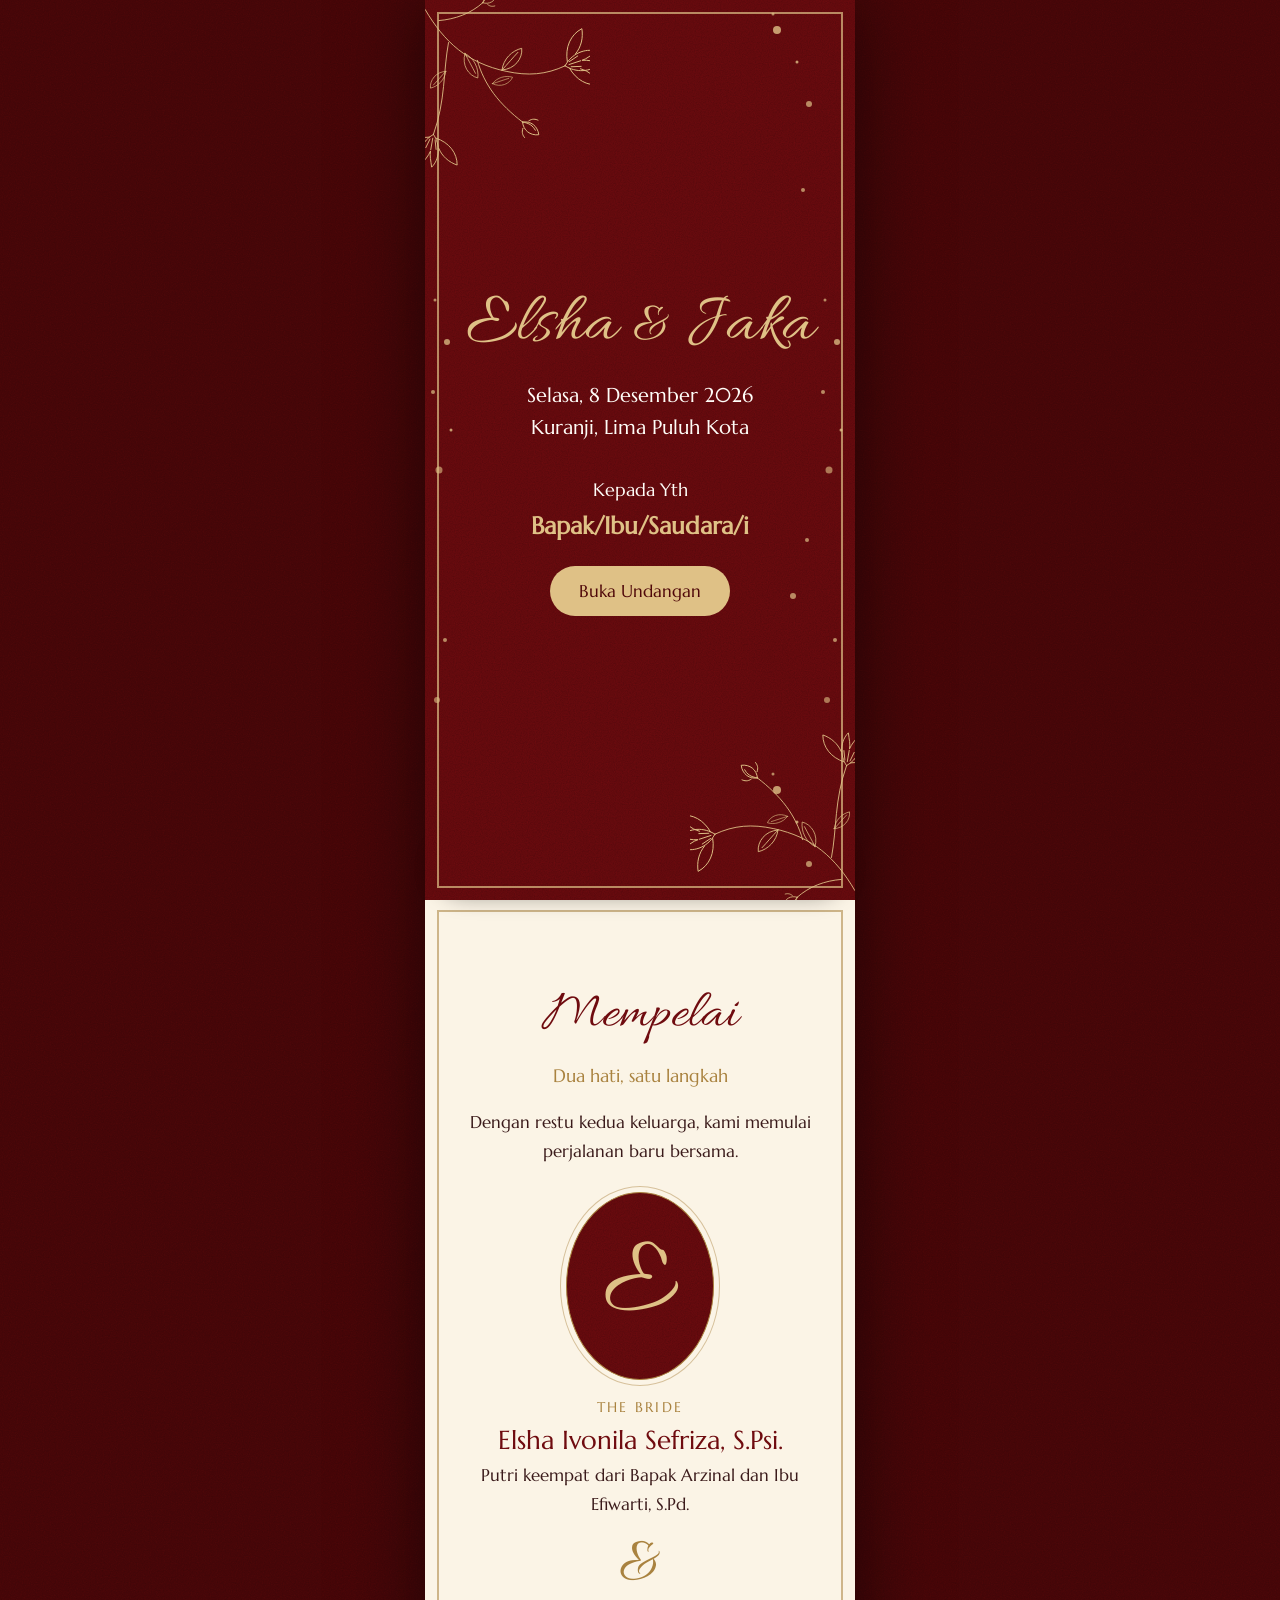
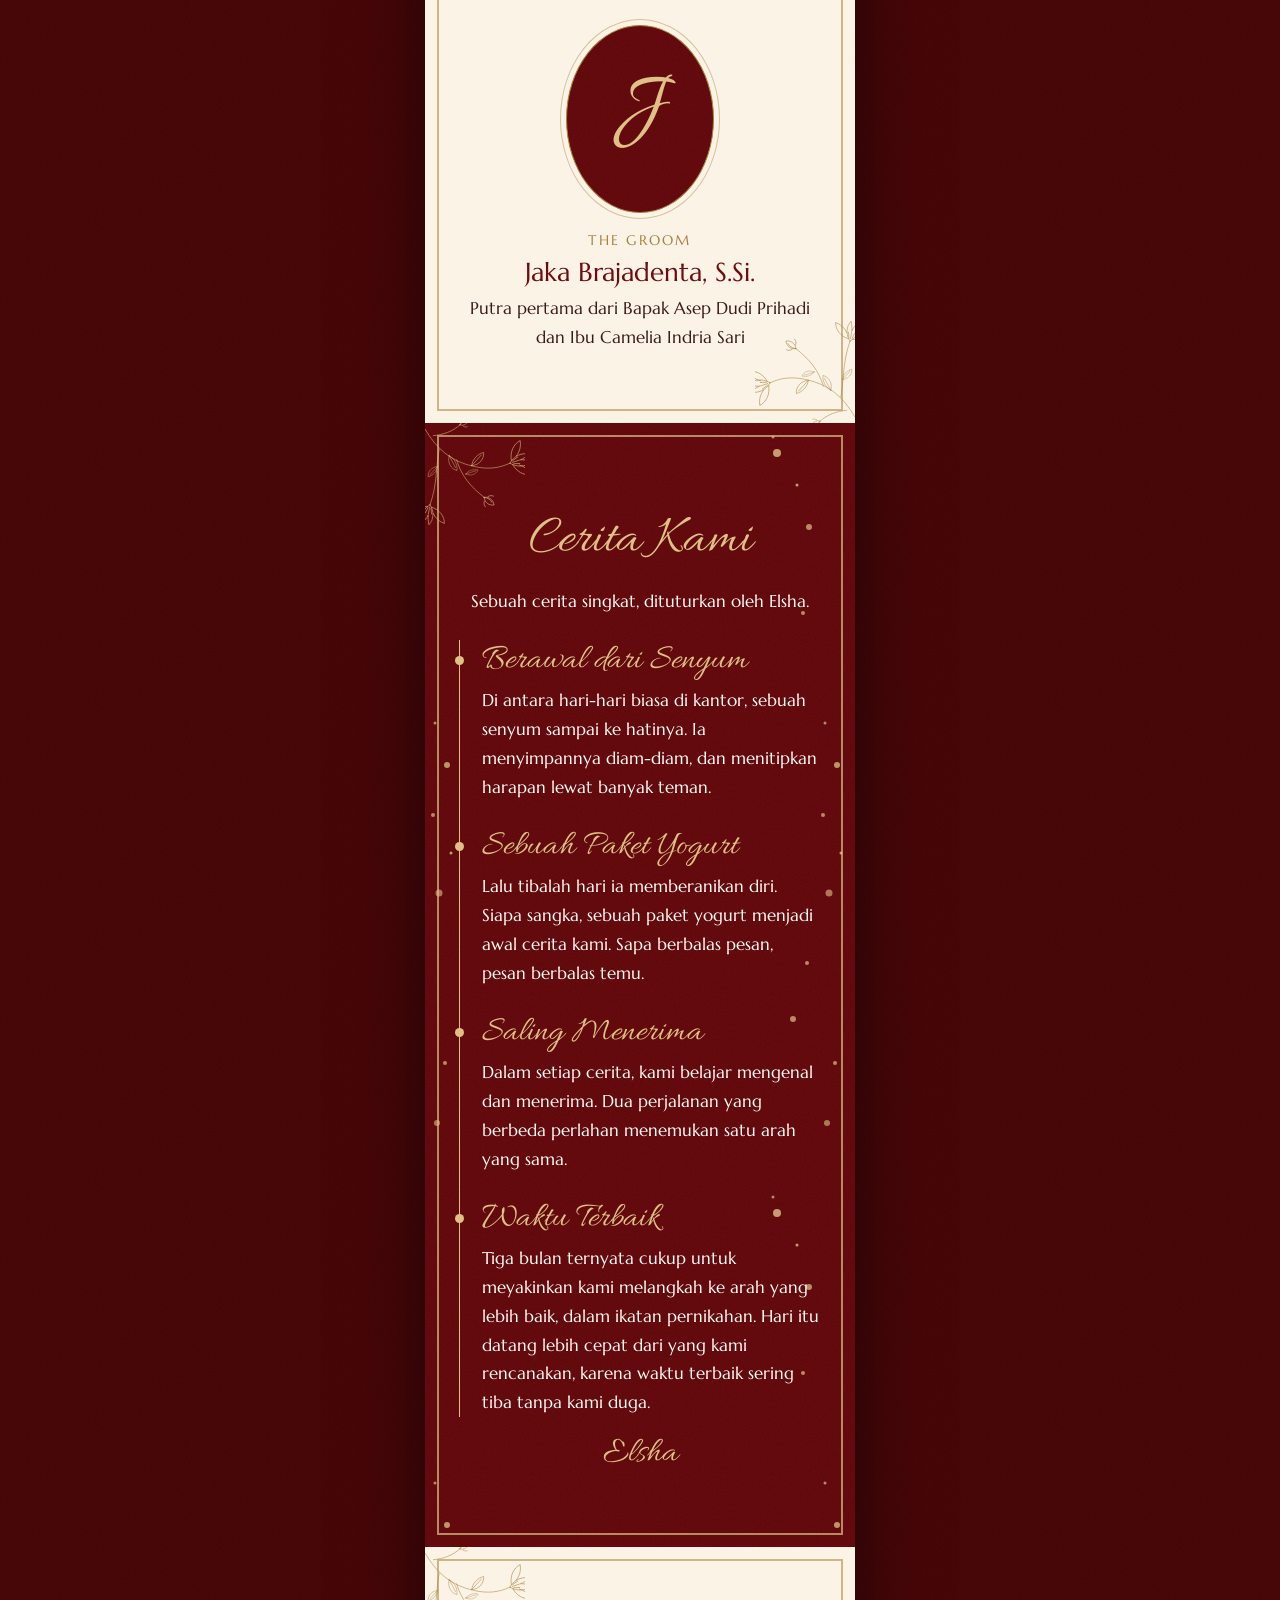
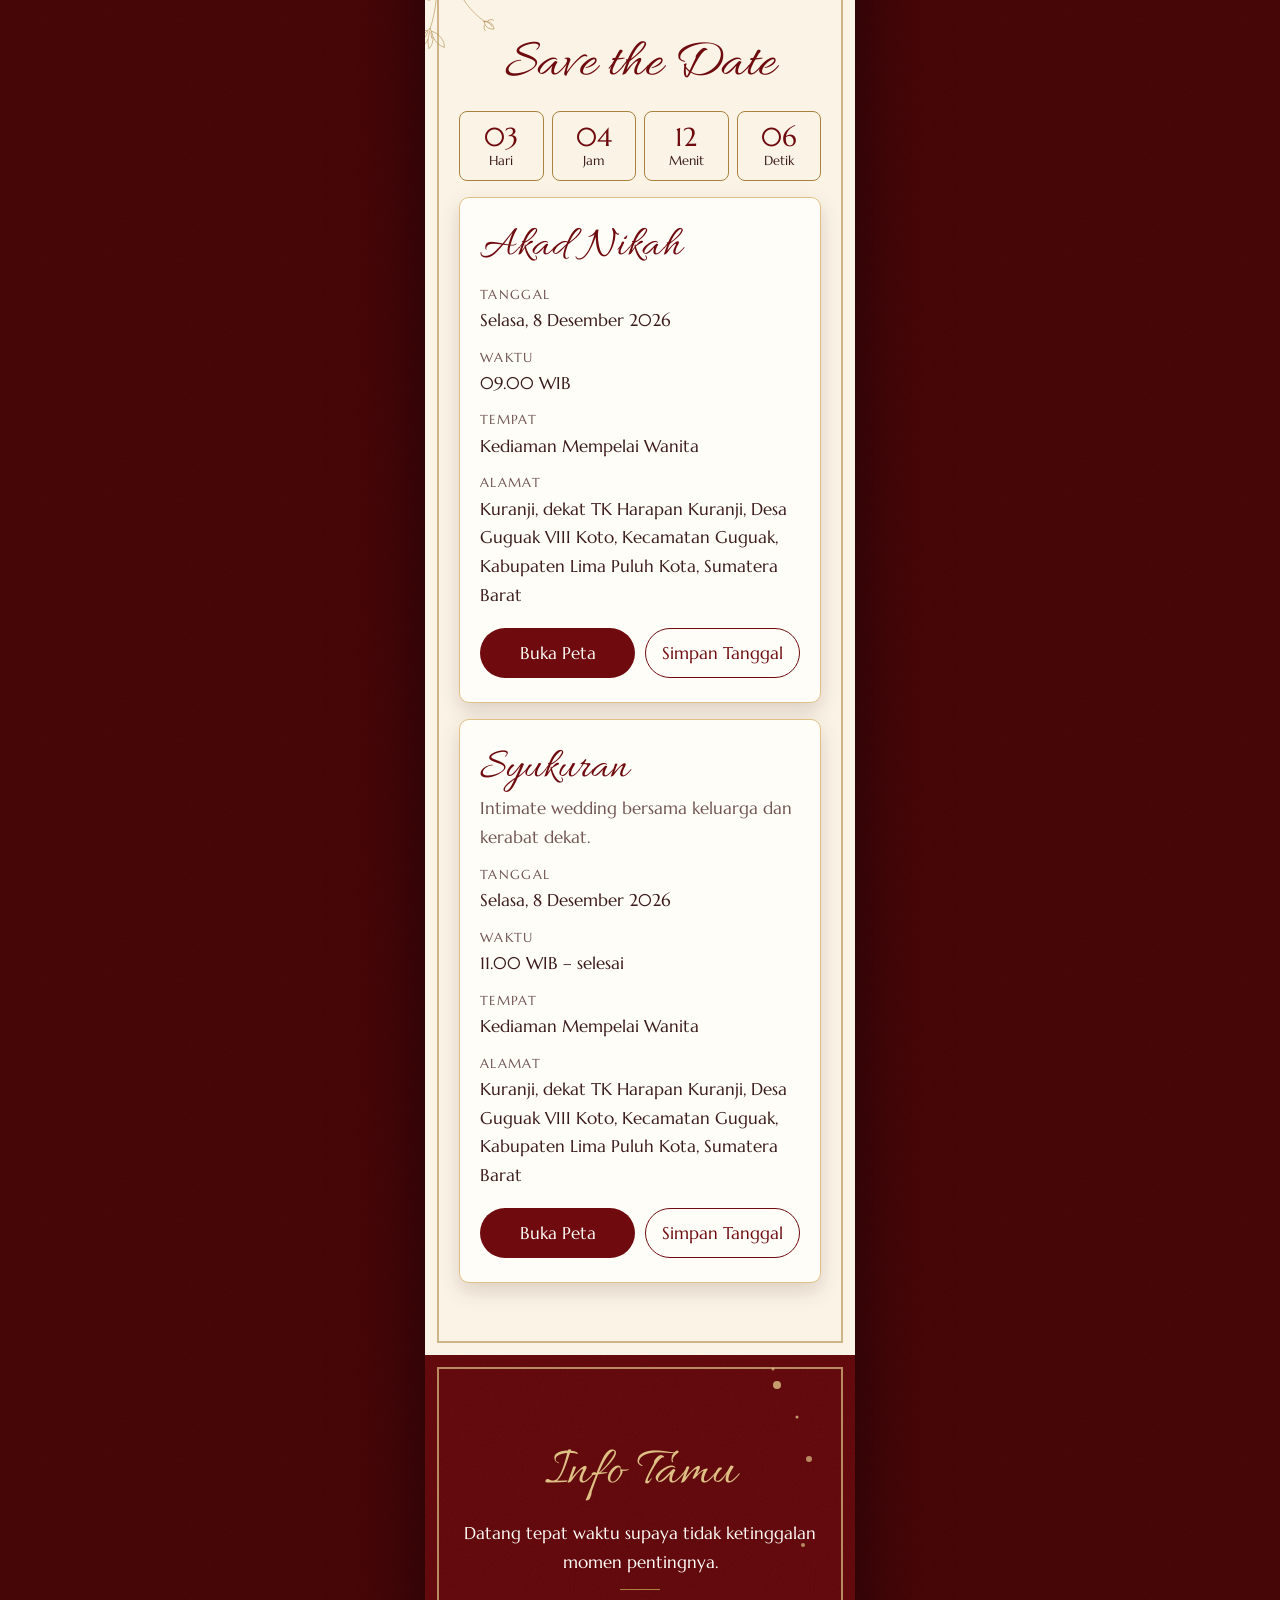
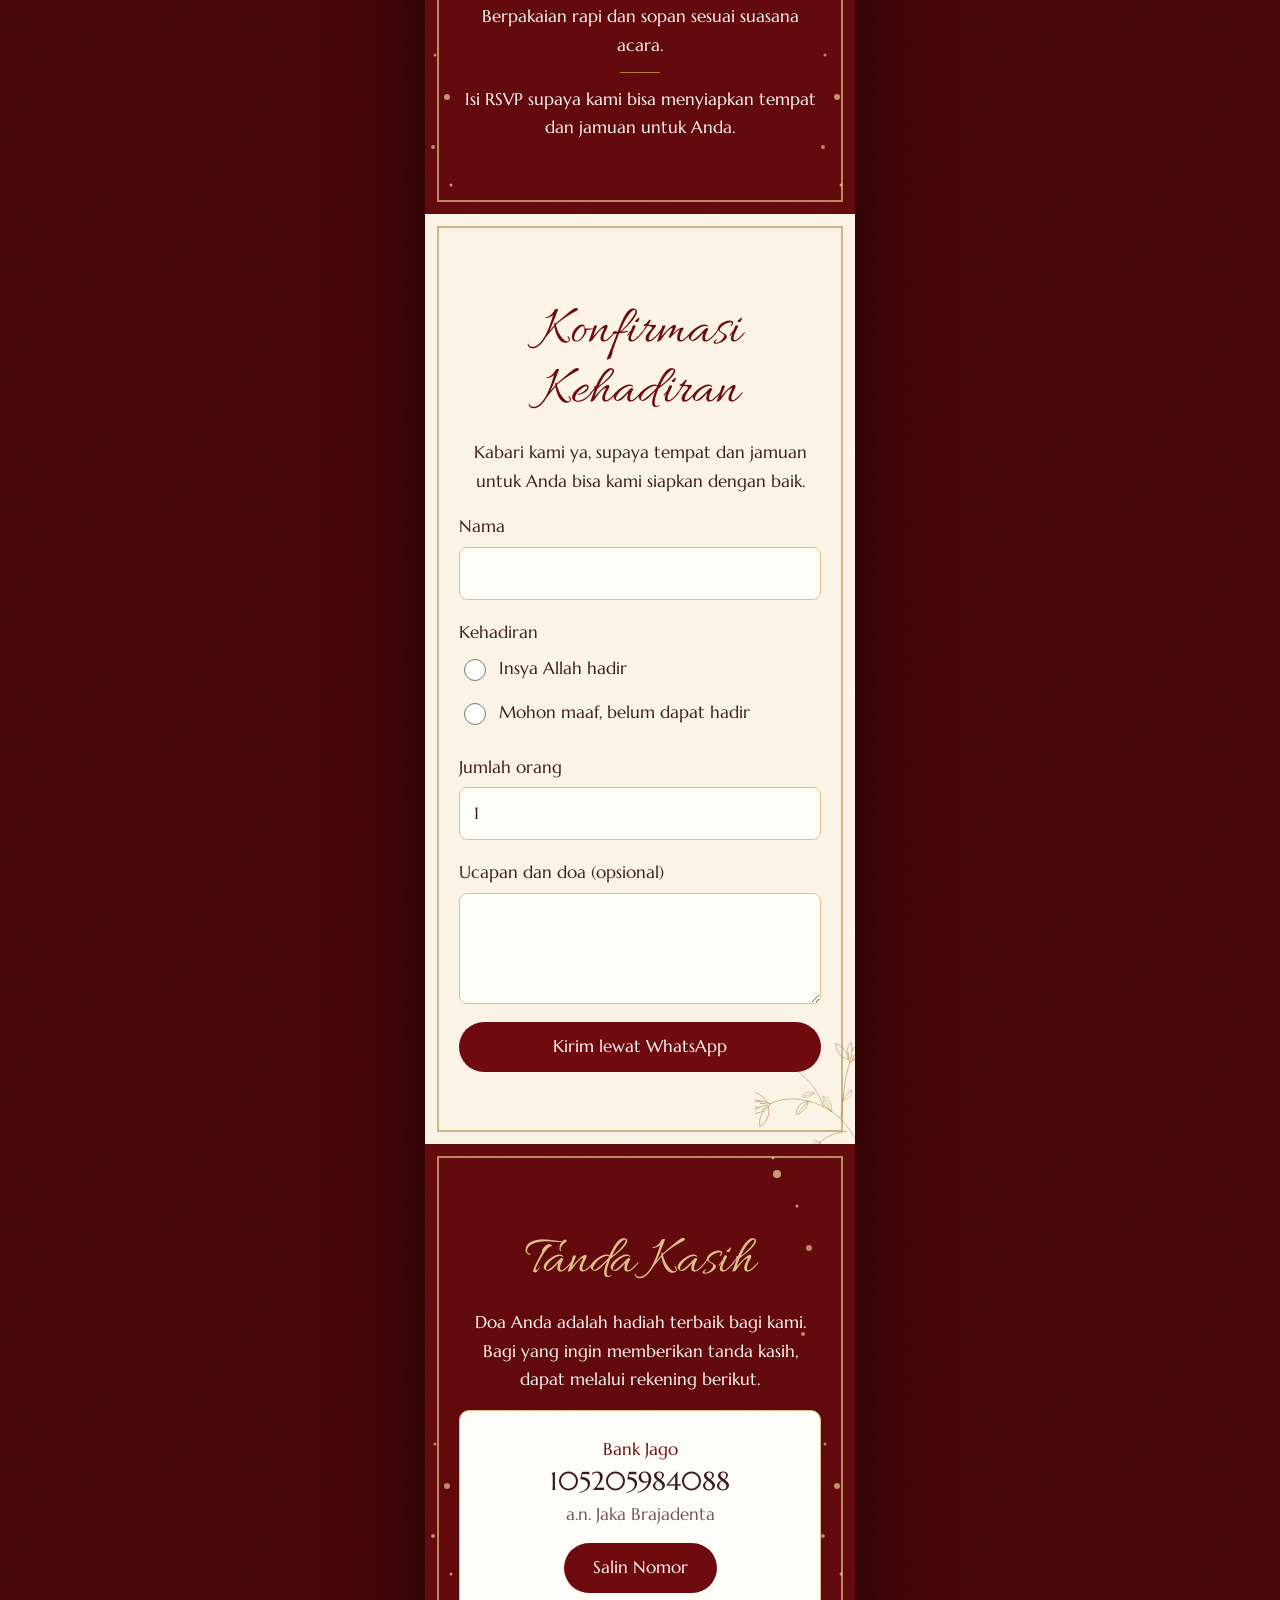
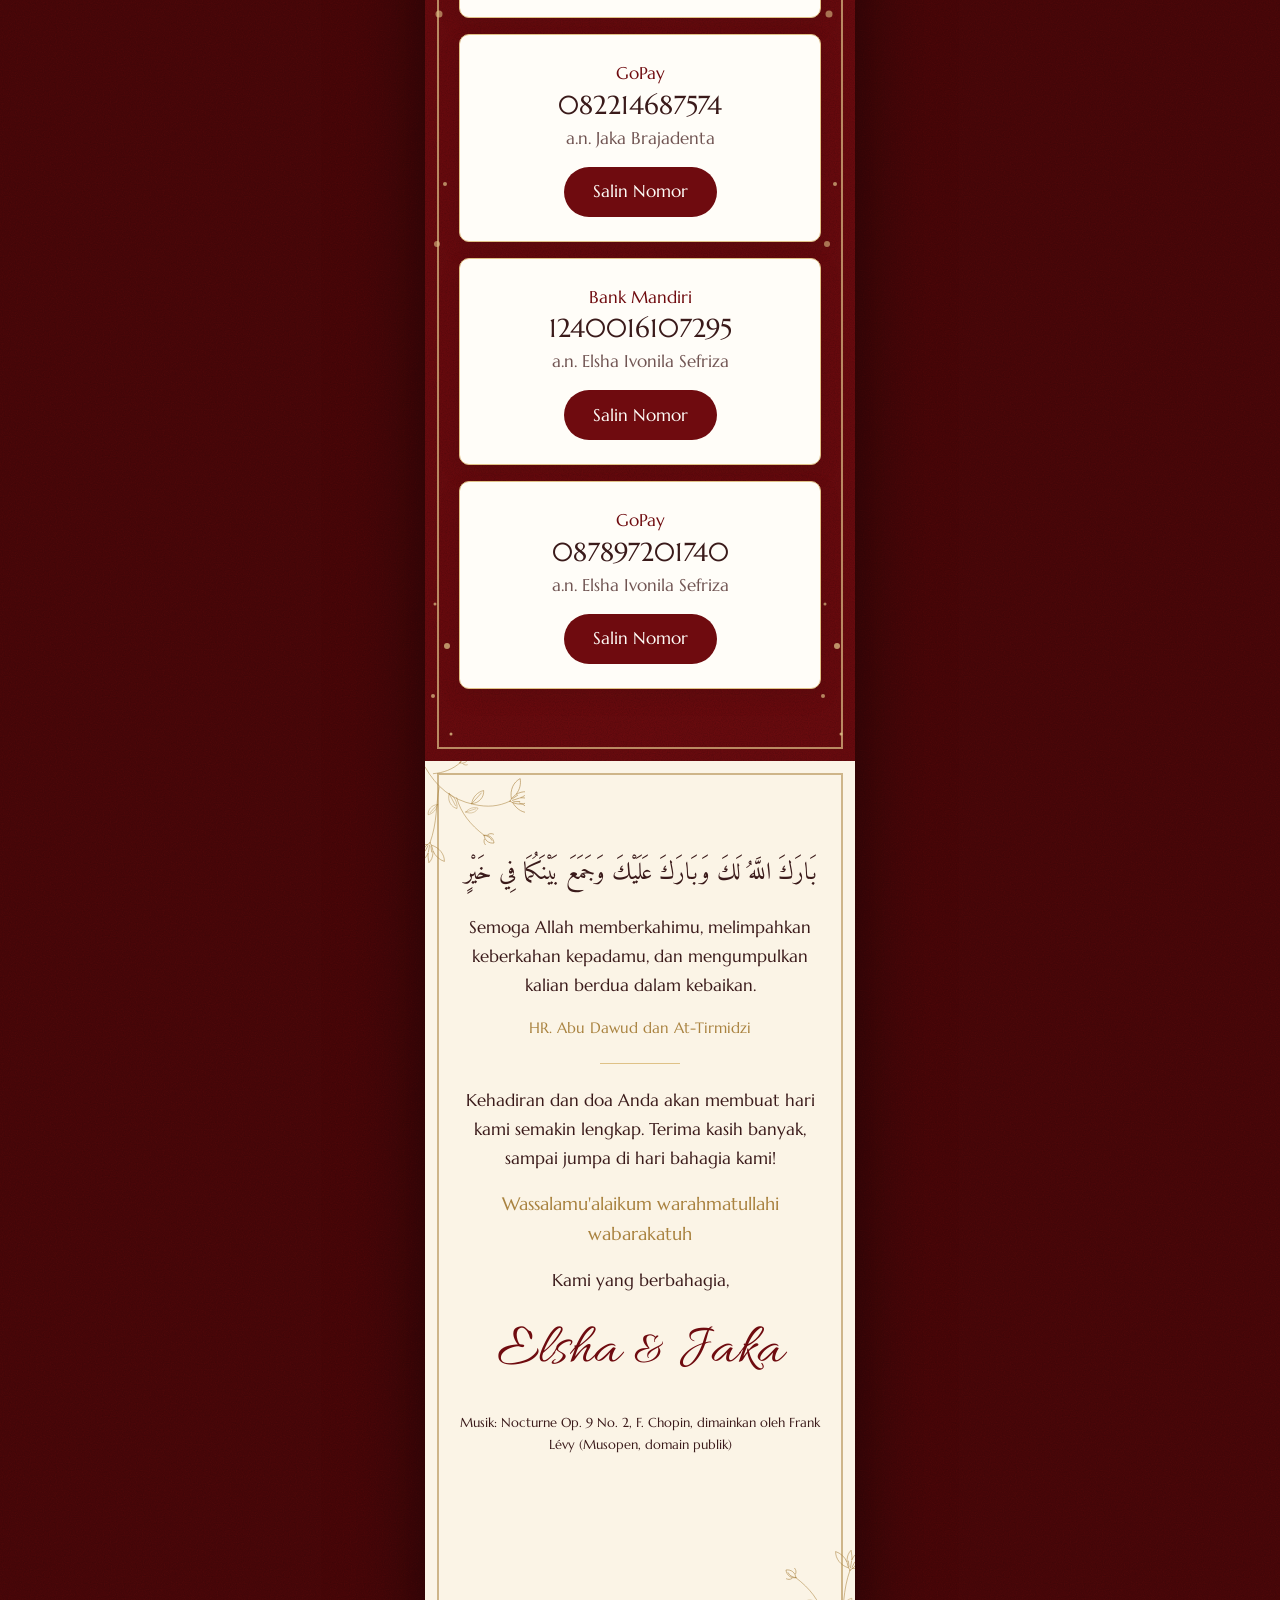
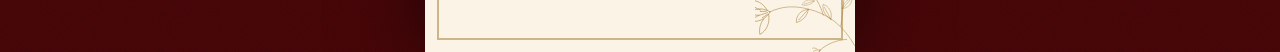
<file: index.html>
<!DOCTYPE html>
<html lang="id">
<head>
  <meta charset="utf-8">
  <meta name="viewport" content="width=device-width, initial-scale=1, viewport-fit=cover">
  <meta name="robots" content="noindex">
  <meta name="theme-color" content="#6f0b0f">
  <title>Undangan Pernikahan</title>
  <meta name="description" content="Undangan pernikahan online.">
  <meta property="og:title" content="Undangan Pernikahan">
  <meta property="og:description" content="Dengan penuh syukur, kami mengundang Anda untuk hadir dan berbagi doa.">
  <meta property="og:type" content="website">
  <link rel="icon" href="data:image/svg+xml,%3Csvg xmlns='http://www.w3.org/2000/svg' viewBox='0 0 32 32'%3E%3Crect width='32' height='32' fill='%236f0b0f'/%3E%3Crect x='4' y='4' width='24' height='24' fill='none' stroke='%23dfc186'/%3E%3Ccircle cx='16' cy='16' r='4' fill='%23dfc186'/%3E%3C/svg%3E">
  <link rel="preconnect" href="https://fonts.googleapis.com">
  <link rel="preconnect" href="https://fonts.gstatic.com" crossorigin>
  <link rel="stylesheet" href="https://fonts.googleapis.com/css2?family=Amiri:wght@400;700&family=Marcellus&family=Allura&display=swap">
  <link rel="stylesheet" href="assets/css/style.css">
</head>
<body class="is-locked">
  <svg width="0" height="0" class="svg-defs" aria-hidden="true">
    <defs>
      <g id="bloom">
        <path d="M0 0C-14-14-16-36-6-50C-3-40 0-34 0-26C2-34 6-42 13-50C20-32 15-12 0 0Z"/>
        <path d="M-5-5C-26-8-41-22-44-40C-31-38-19-31-12-20"/>
        <path d="M5-5C25-9 38-22 41-38C29-37 18-31 11-20"/>
        <path d="M0-6V-24M-4-8L-8-22M4-8L8-22"/>
      </g>
      <g id="bud">
        <path d="M0 0C-9-8-9-21 0-30C9-21 9-8 0 0Z"/>
        <path d="M0 0C-5-9-5-15-2-22M-7-6C-13-8-15-12-16-16M7-6C13-8 15-12 16-16"/>
      </g>
      <g id="leaf">
        <path d="M0 0C8-16 26-24 42-22C38-6 20 6 0 0Z"/>
        <path d="M0 0C12-6 24-13 34-18"/>
      </g>
    </defs>
    <symbol id="floral" viewBox="0 0 240 280">
      <g fill="none" stroke="currentColor" stroke-width="1.3" stroke-linecap="round" stroke-linejoin="round">
        <path d="M0 14C28 62 62 92 118 104C150 111 176 109 204 96"/>
        <path d="M34 62C26 104 30 146 12 196"/>
        <path d="M76 88C86 124 108 152 142 178"/>
        <path d="M20 30C44 28 66 20 84 4"/>
        <use href="#bloom" transform="translate(204 96) rotate(72)"/>
        <use href="#bloom" transform="translate(12 196) rotate(190) scale(.95)"/>
        <use href="#bud" transform="translate(142 178) rotate(128)"/>
        <use href="#bud" transform="translate(84 4) rotate(60) scale(.8)"/>
        <use href="#leaf" transform="translate(112 102) rotate(-20) scale(.9)"/>
        <use href="#leaf" transform="translate(58 78) rotate(90) scale(.85)"/>
        <use href="#leaf" transform="translate(30 104) rotate(160) scale(.7)"/>
        <use href="#leaf" transform="translate(98 122) rotate(10) scale(.65)"/>
      </g>
    </symbol>
  </svg>

  <div id="draft-banner" class="draft-banner" hidden>Preview. Tanggal dan lokasi masih sementara.</div>

  <section id="cover" class="cover" aria-label="Sampul undangan">
    <div class="cover-body framed">
      <svg class="floral floral-top" aria-hidden="true"><use href="#floral"/></svg>
      <svg class="floral floral-bottom" aria-hidden="true"><use href="#floral"/></svg>
      <h1 class="names">
        <span data-key="couple.bride.nickname"></span>
        <span class="names-amp">&amp;</span>
        <span data-key="couple.groom.nickname"></span>
      </h1>
      <p class="cover-info" id="cover-date"></p>
      <p class="cover-info" data-key="opening.place"></p>
      <div class="guest-card">
        <p>Kepada Yth</p>
        <p class="guest-name" id="guest-name">Bapak/Ibu/Saudara/i</p>
      </div>
      <button id="open-invitation" class="btn btn-gold" type="button">Buka Undangan</button>
      <p id="load-error" class="load-error" role="alert" hidden></p>
      <noscript><p class="load-error">Undangan ini membutuhkan JavaScript agar isinya dapat ditampilkan.</p></noscript>
    </div>
  </section>

  <div class="page">
    <main id="content" tabindex="-1">
      <section id="salam" class="section section-maroon framed">
        <svg class="floral floral-top" aria-hidden="true"><use href="#floral"/></svg>
        <p class="arabic arabic-lg" lang="ar" dir="rtl" data-key="opening.basmalah"></p>
        <p class="salam" data-key="opening.salam"></p>
        <p data-key="opening.intro"></p>
        <div class="divider" aria-hidden="true"></div>
        <p class="arabic" lang="ar" dir="rtl" data-key="opening.verse.arabic"></p>
        <p data-key="opening.verse.translation"></p>
        <p class="source" data-key="opening.verse.source"></p>
      </section>

      <section id="mempelai" class="section section-cream framed">
        <svg class="floral floral-bottom" aria-hidden="true"><use href="#floral"/></svg>
        <h2 class="script-title">Mempelai</h2>
        <p class="tagline" data-key="opening.tagline"></p>
        <p data-key="couple.intro"></p>
        <article class="person" data-person="bride"></article>
        <p class="couple-amp" aria-hidden="true">&amp;</p>
        <article class="person" data-person="groom"></article>
      </section>

      <section id="cerita" class="section section-maroon framed">
        <svg class="floral floral-top" aria-hidden="true"><use href="#floral"/></svg>
        <h2 class="script-title" data-key="story.title"></h2>
        <p data-key="story.intro"></p>
        <ol id="story" class="story"></ol>
        <p class="story-signature" data-key="story.signature"></p>
      </section>

      <section id="acara" class="section section-cream framed">
        <svg class="floral floral-top" aria-hidden="true"><use href="#floral"/></svg>
        <h2 class="script-title">Save the Date</h2>
        <div id="countdown" class="countdown" role="timer" aria-label="Hitung mundur menuju acara" hidden></div>
        <div id="events" class="stack"></div>
      </section>

      <section id="info" class="section section-maroon framed">
        <h2 class="script-title" data-key="guestInfo.title"></h2>
        <ul id="guest-info" class="info-list"></ul>
      </section>

      <section id="hadir" class="section section-cream framed">
        <svg class="floral floral-bottom" aria-hidden="true"><use href="#floral"/></svg>
        <h2 class="script-title">Konfirmasi Kehadiran</h2>
        <p data-key="rsvp.intro"></p>
        <form id="rsvp-form" class="form">
          <label for="rsvp-name">Nama</label>
          <input id="rsvp-name" name="name" type="text" maxlength="60" autocomplete="name" required>
          <fieldset>
            <legend>Kehadiran</legend>
            <label class="choice"><input type="radio" name="attend" value="Insya Allah hadir" required> Insya Allah hadir</label>
            <label class="choice"><input type="radio" name="attend" value="Mohon maaf, belum dapat hadir"> Mohon maaf, belum dapat hadir</label>
          </fieldset>
          <label for="rsvp-count">Jumlah orang</label>
          <input id="rsvp-count" name="count" type="number" min="1" max="10" value="1" inputmode="numeric">
          <label for="rsvp-message">Ucapan dan doa (opsional)</label>
          <textarea id="rsvp-message" name="message" rows="3" maxlength="300"></textarea>
          <button class="btn btn-maroon" type="submit">Kirim lewat WhatsApp</button>
          <p id="rsvp-note" class="form-note" role="status" hidden></p>
        </form>
      </section>

      <section id="hadiah" class="section section-maroon framed">
        <h2 class="script-title">Tanda Kasih</h2>
        <p data-key="gifts.intro"></p>
        <div id="gifts" class="stack"></div>
      </section>

      <section id="doa" class="section section-cream framed section-closing">
        <svg class="floral floral-top" aria-hidden="true"><use href="#floral"/></svg>
        <svg class="floral floral-bottom" aria-hidden="true"><use href="#floral"/></svg>
        <p class="arabic" lang="ar" dir="rtl" data-key="closing.prayer.arabic"></p>
        <p data-key="closing.prayer.translation"></p>
        <p class="source" data-key="closing.prayer.source"></p>
        <div class="divider" aria-hidden="true"></div>
        <p data-key="closing.thanks"></p>
        <p class="salam" data-key="closing.salam"></p>
        <p data-key="closing.signature"></p>
        <p class="names names-closing">
          <span data-key="couple.bride.nickname"></span>
          <span class="names-amp">&amp;</span>
          <span data-key="couple.groom.nickname"></span>
        </p>
        <p class="music-credit" data-key="music.credit"></p>
      </section>
    </main>

    <audio id="music" loop preload="none"></audio>
    <button id="music-toggle" class="music-toggle" type="button" aria-pressed="false" aria-label="Nyalakan musik" hidden>
      <svg viewBox="0 0 24 24" aria-hidden="true">
        <path d="M9 18V6l10-2v12" fill="none" stroke="currentColor" stroke-width="2"/>
        <circle cx="6.5" cy="18" r="2.5" fill="currentColor"/>
        <circle cx="16.5" cy="16" r="2.5" fill="currentColor"/>
        <path class="music-slash" d="M3 3l18 18" stroke="currentColor" stroke-width="2"/>
      </svg>
    </button>

    <nav class="bottom-nav" aria-label="Navigasi undangan">
      <a href="#salam">Salam</a>
      <a href="#mempelai">Mempelai</a>
      <a href="#acara">Acara</a>
      <a href="#hadir">RSVP</a>
      <a href="#hadiah">Hadiah</a>
    </nav>
  </div>

  <template id="person-template">
    <div class="person-oval" aria-hidden="true"><span class="person-initial"></span></div>
    <p class="person-role"></p>
    <h3 class="person-name"></h3>
    <p class="person-parents"></p>
    <p class="person-origin" hidden></p>
  </template>

  <template id="event-template">
    <article class="card">
      <h3 class="event-name"></h3>
      <p class="event-note" hidden></p>
      <dl class="event-info">
        <dt>Tanggal</dt><dd class="event-date"></dd>
        <dt>Waktu</dt><dd class="event-time"></dd>
        <dt>Tempat</dt><dd class="event-venue"></dd>
        <dt class="event-address-label">Alamat</dt><dd class="event-address"></dd>
      </dl>
      <div class="btn-row">
        <a class="btn btn-maroon event-map" target="_blank" rel="noopener">Buka Peta</a>
        <a class="btn btn-outline event-calendar" target="_blank" rel="noopener">Simpan Tanggal</a>
      </div>
    </article>
  </template>

  <template id="gift-template">
    <article class="card card-gift">
      <p class="gift-bank"></p>
      <p class="gift-number"></p>
      <p class="gift-holder"></p>
      <button class="btn btn-maroon gift-copy" type="button">Salin Nomor</button>
    </article>
  </template>

  <script src="assets/js/app.js"></script>
</body>
</html>
</file>
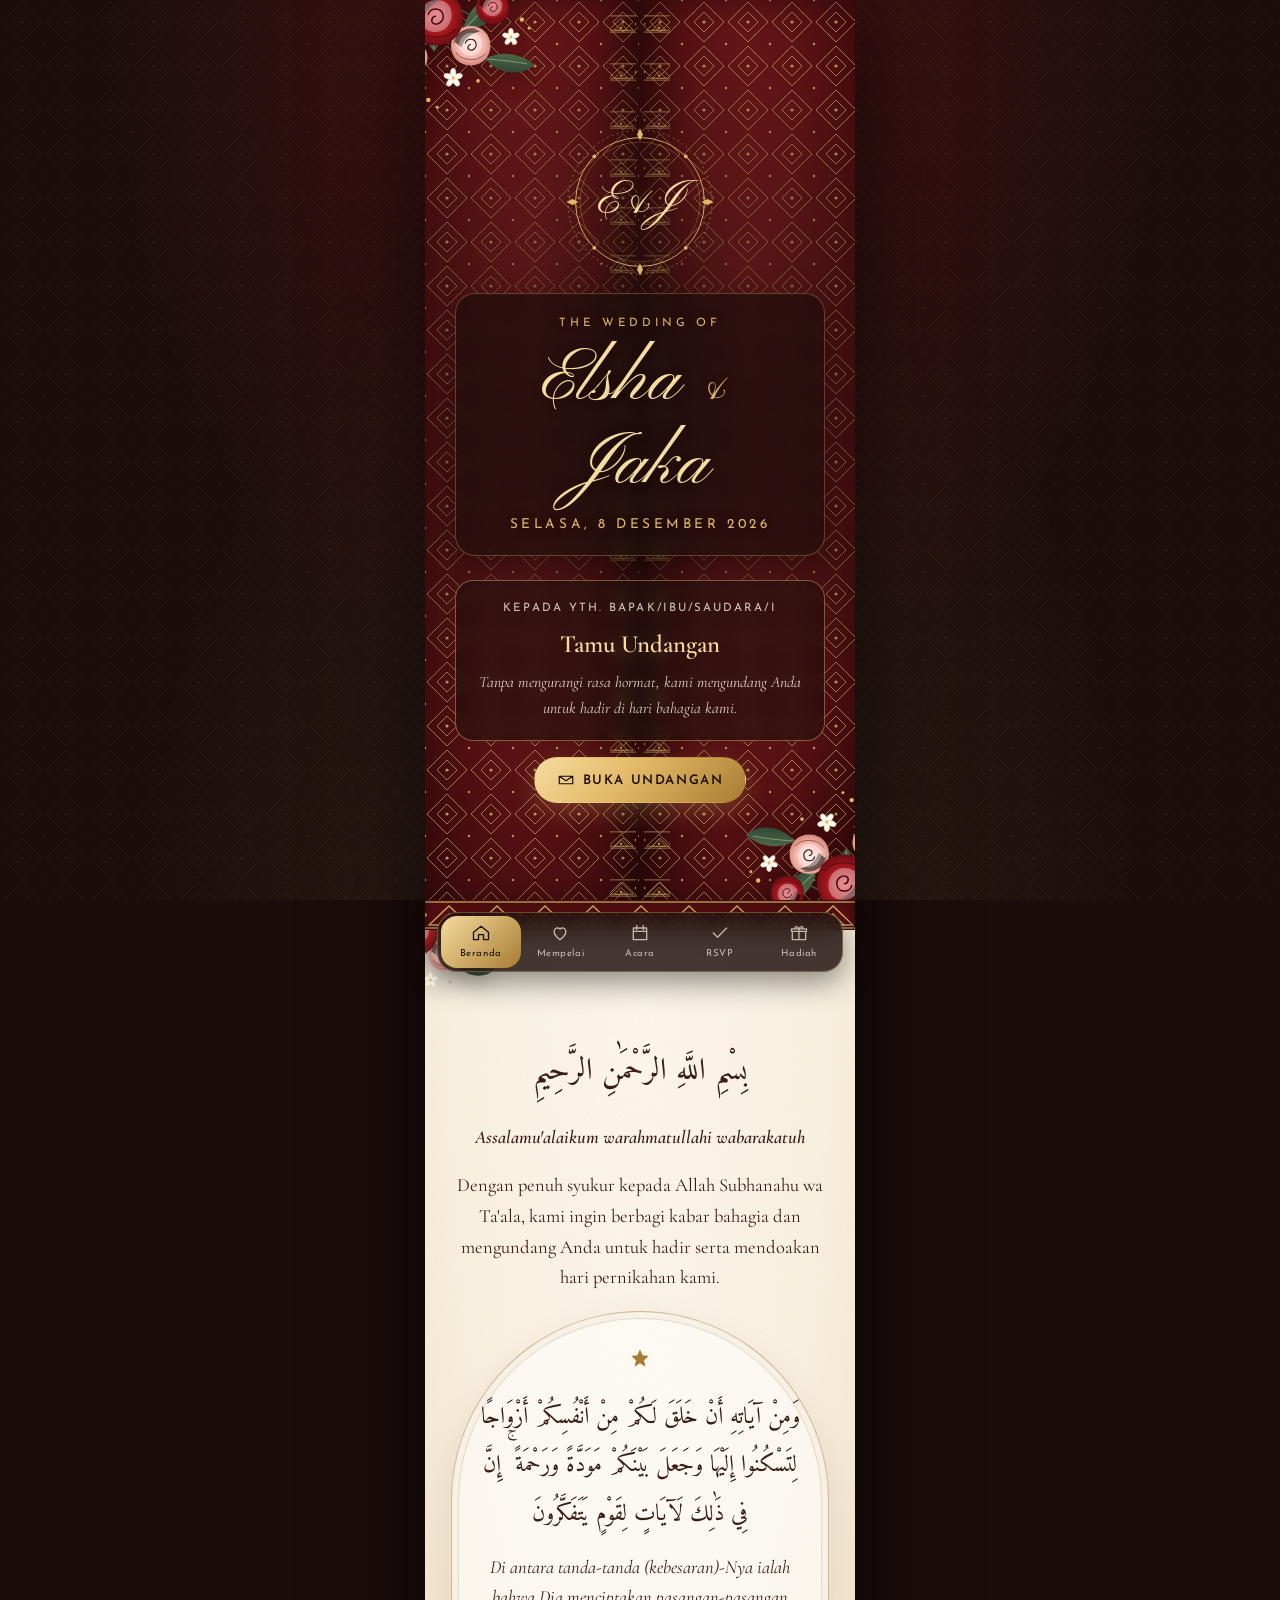
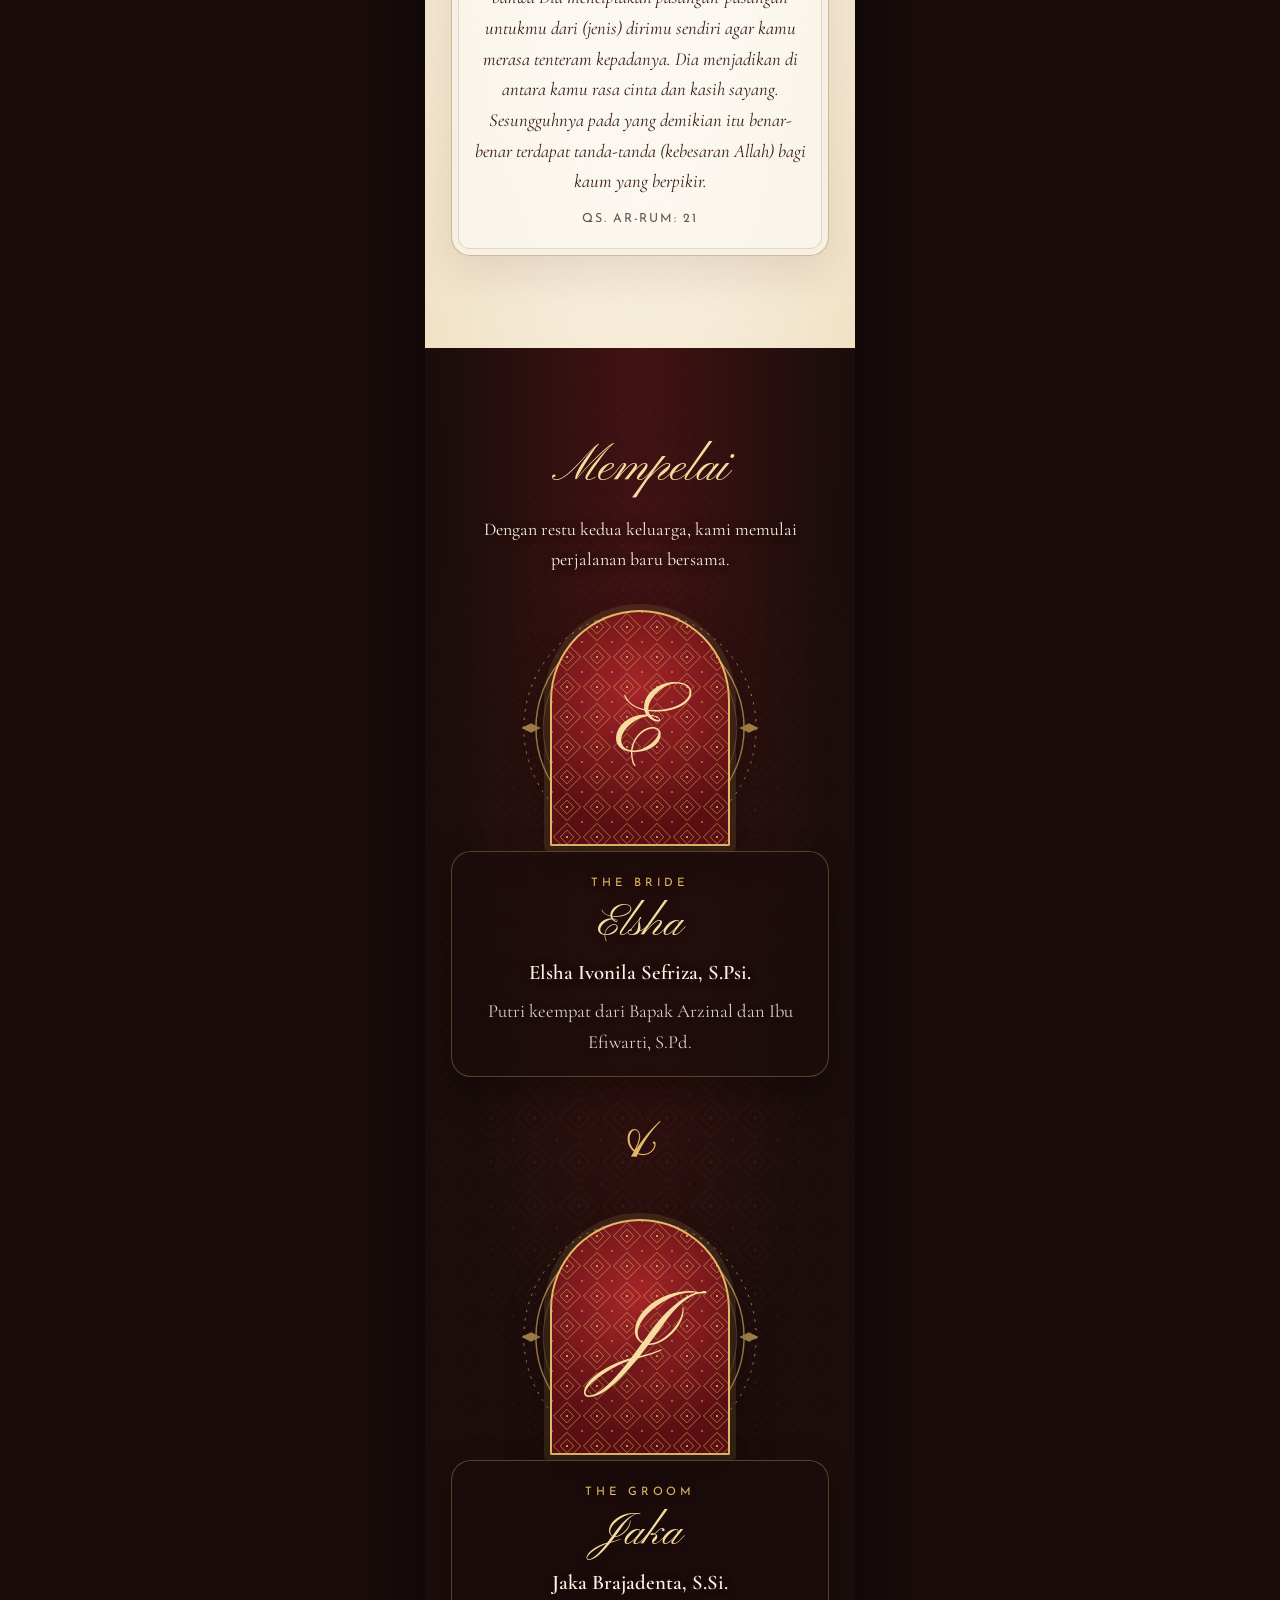
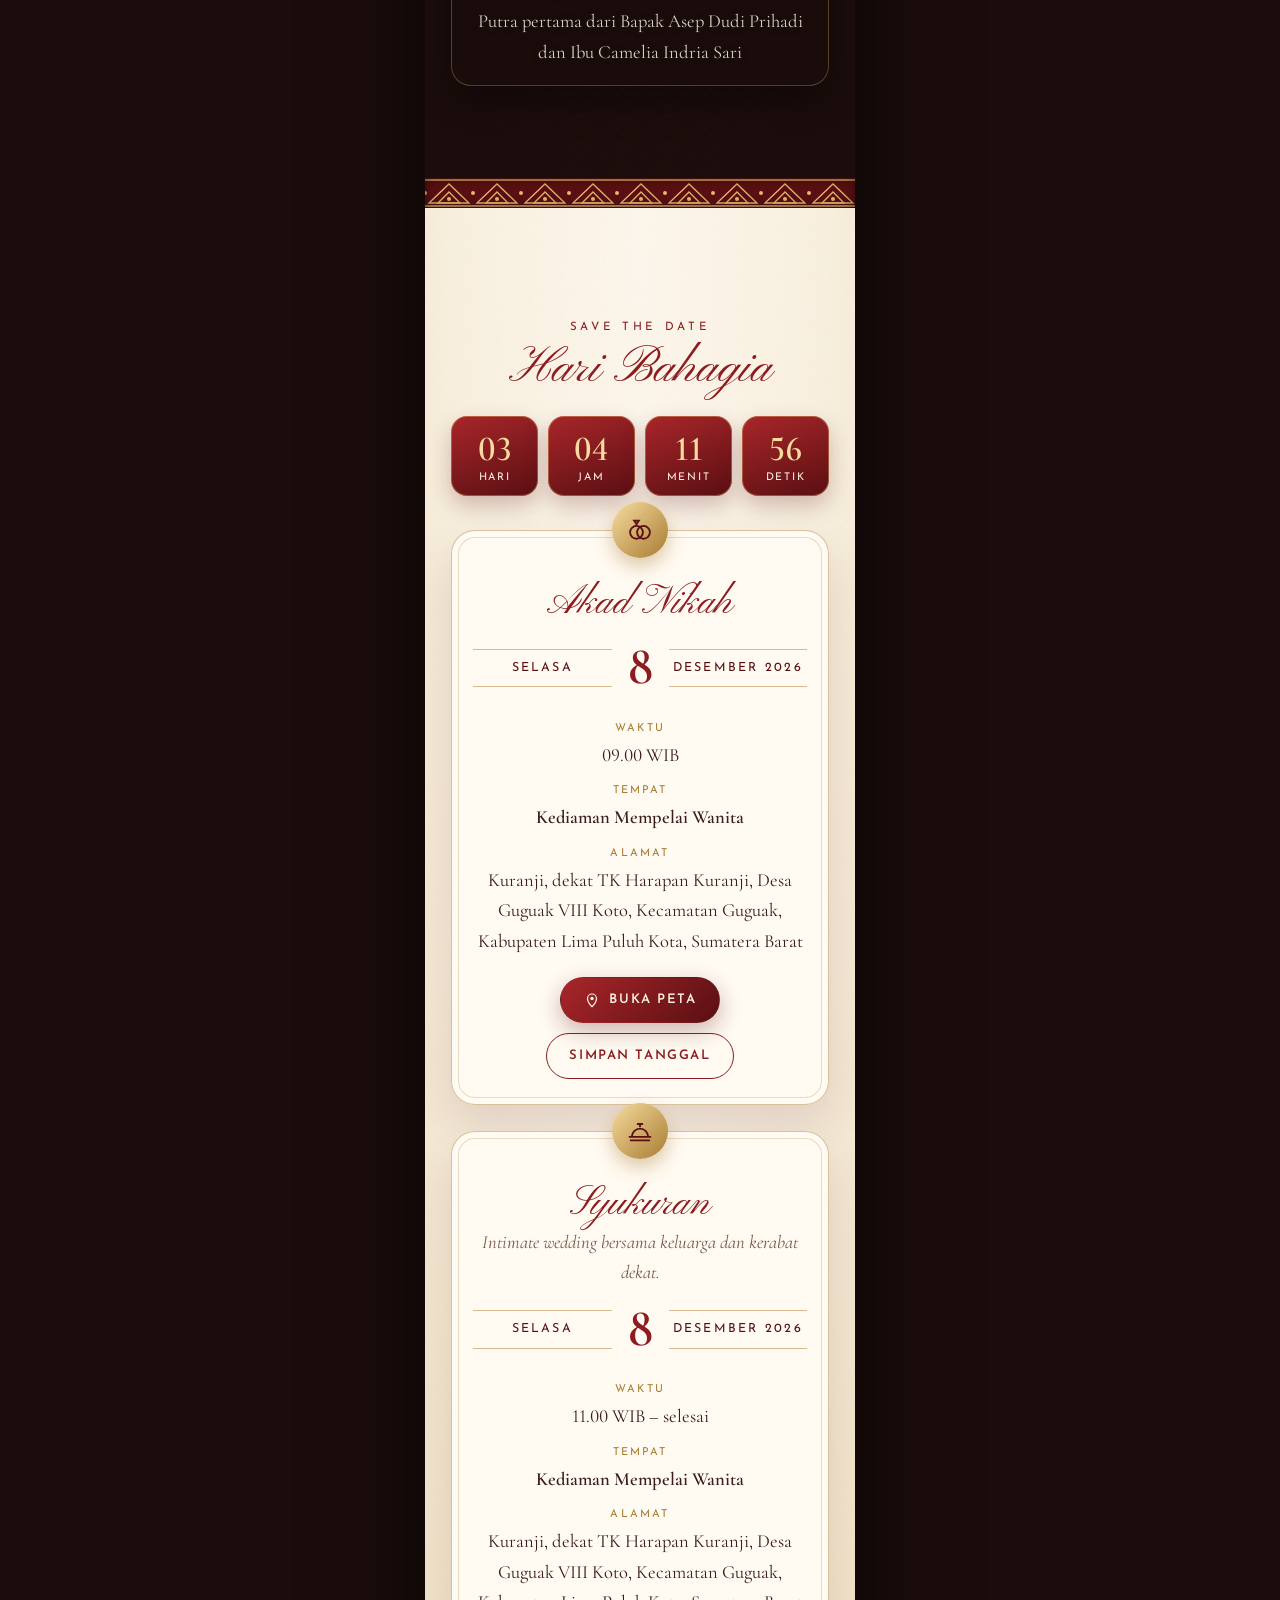
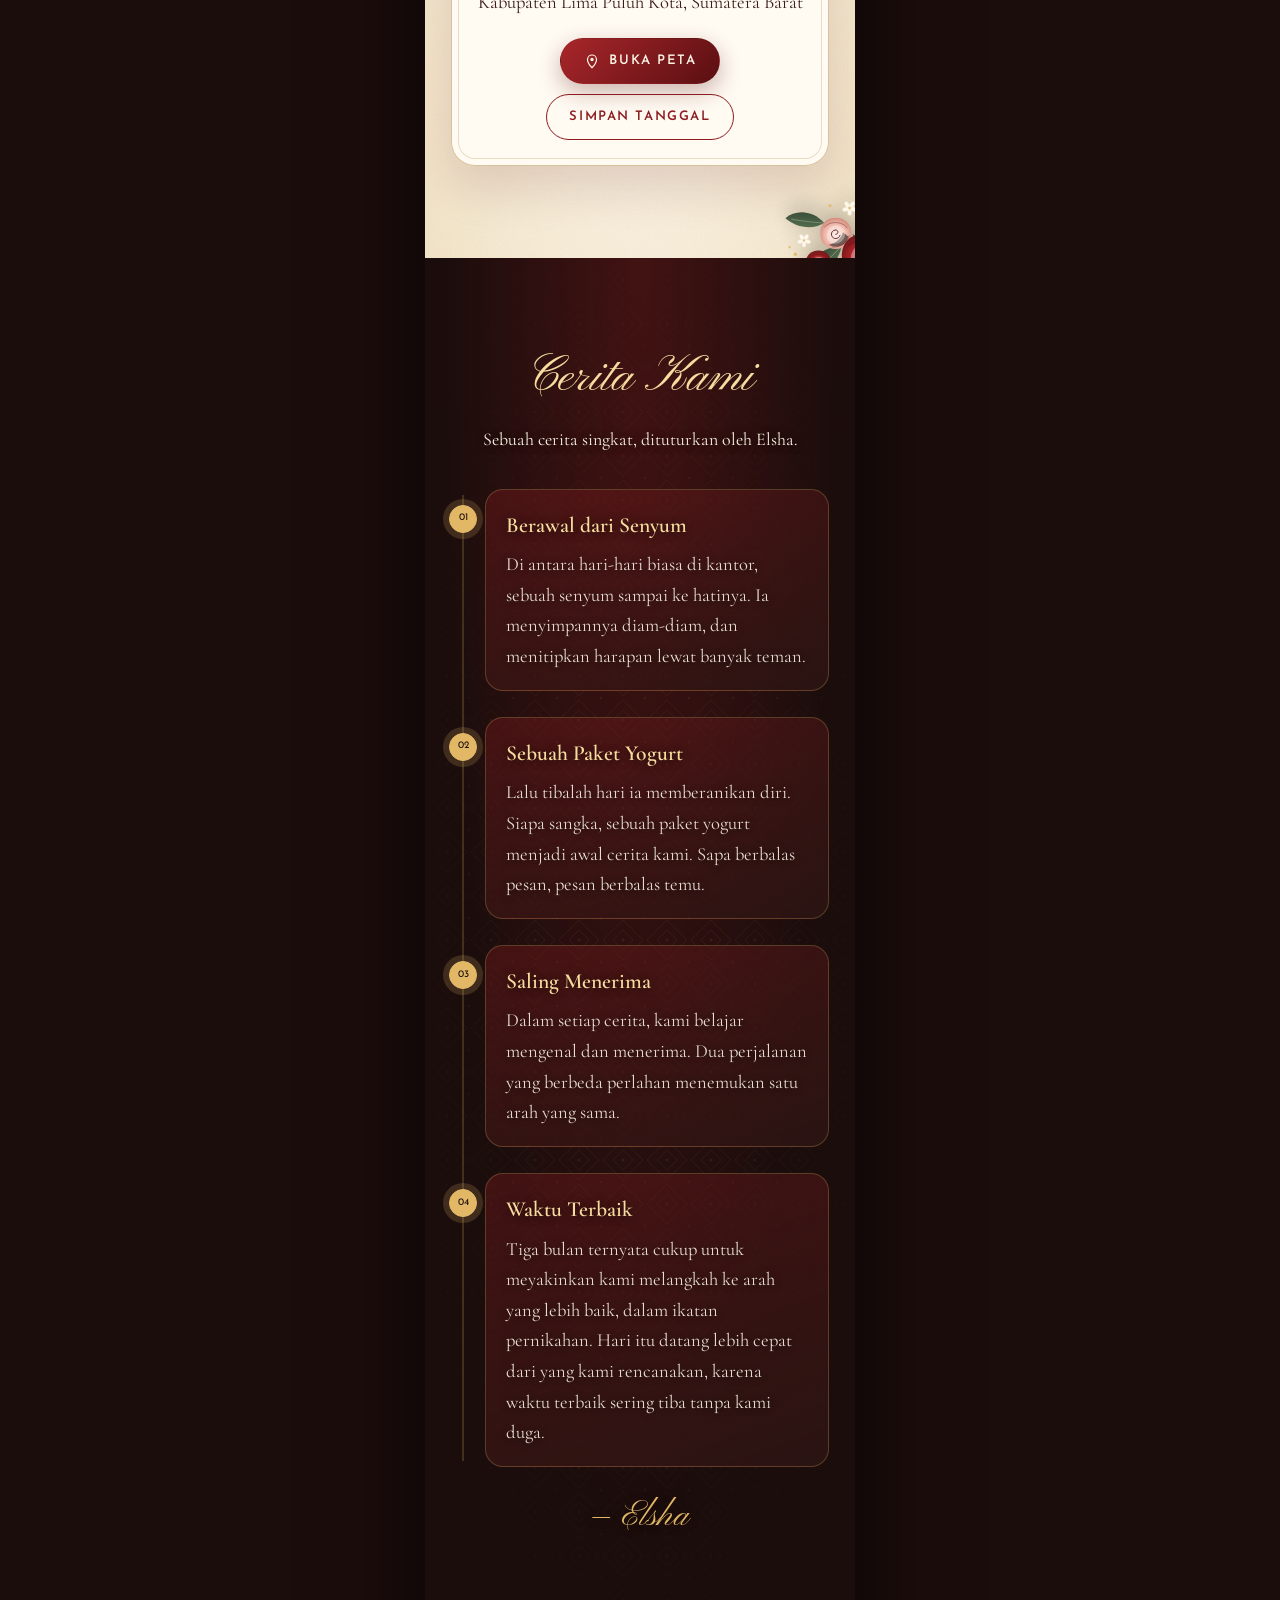
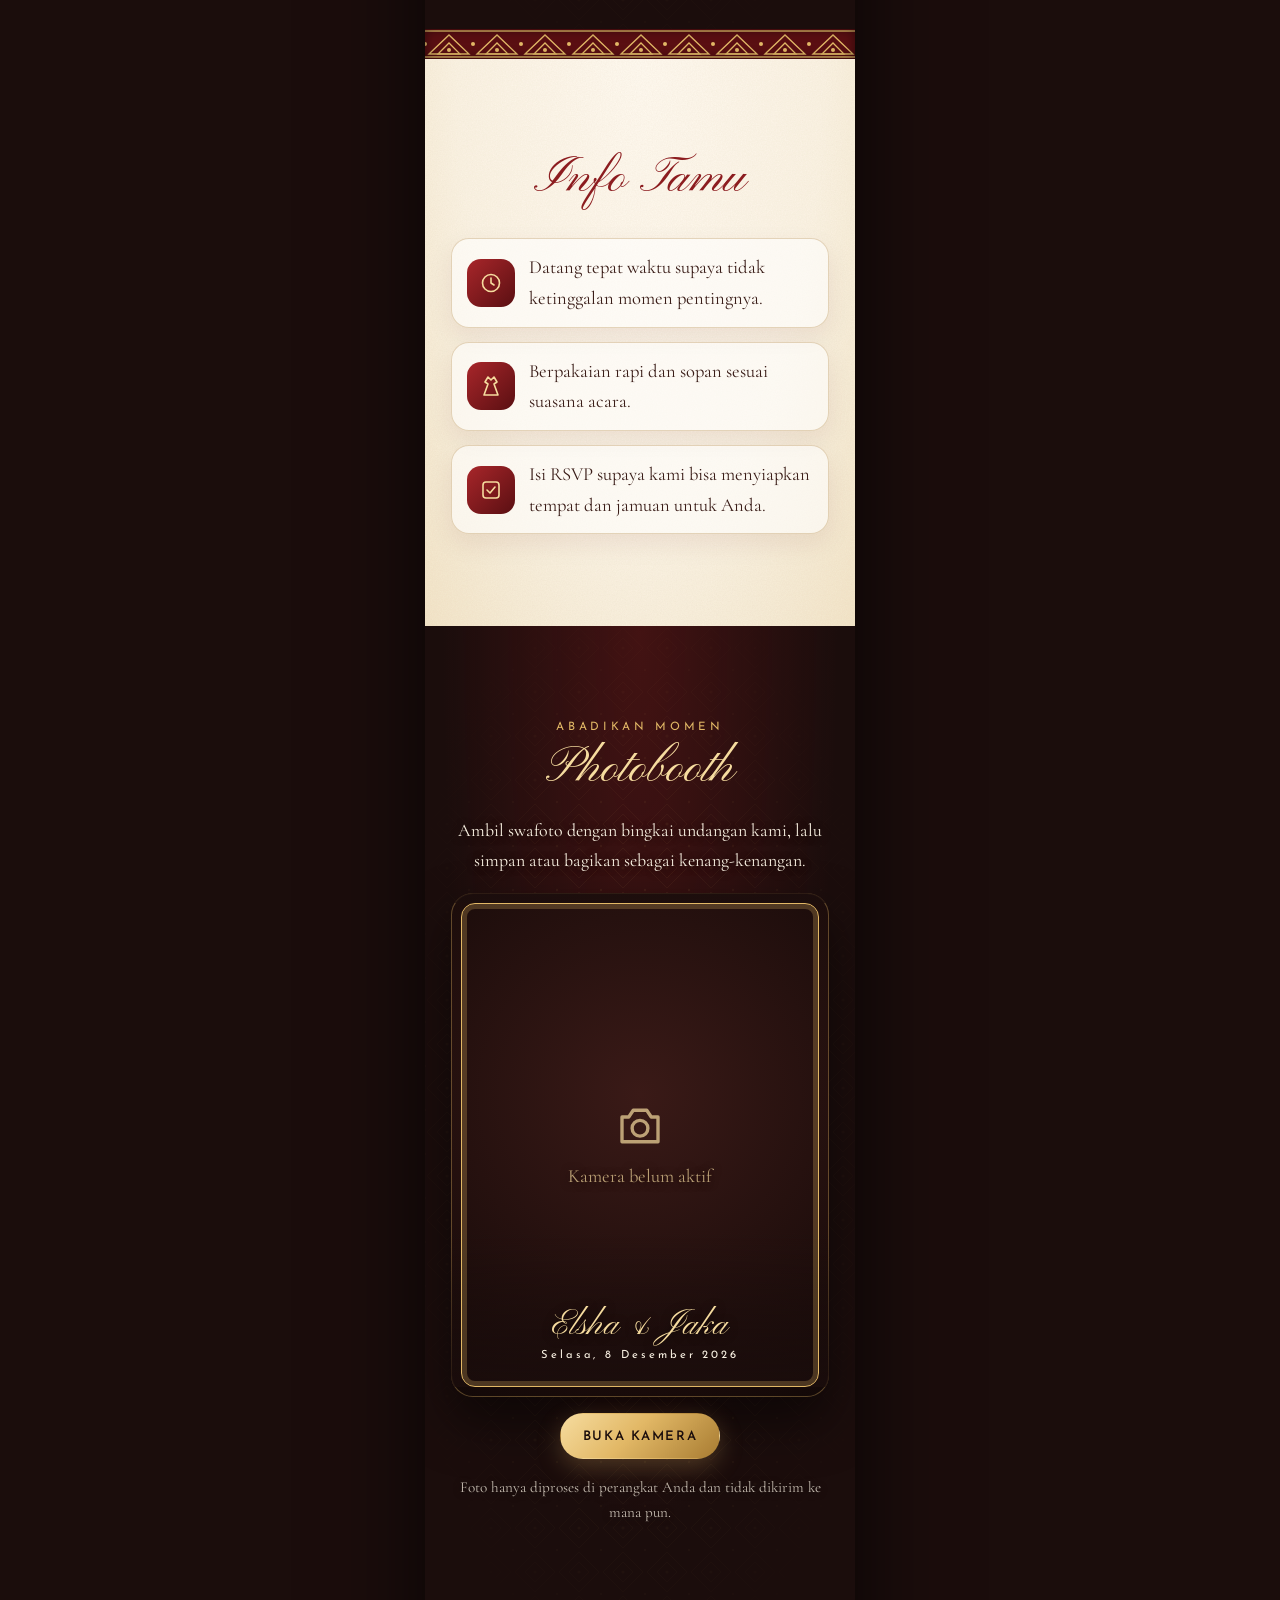
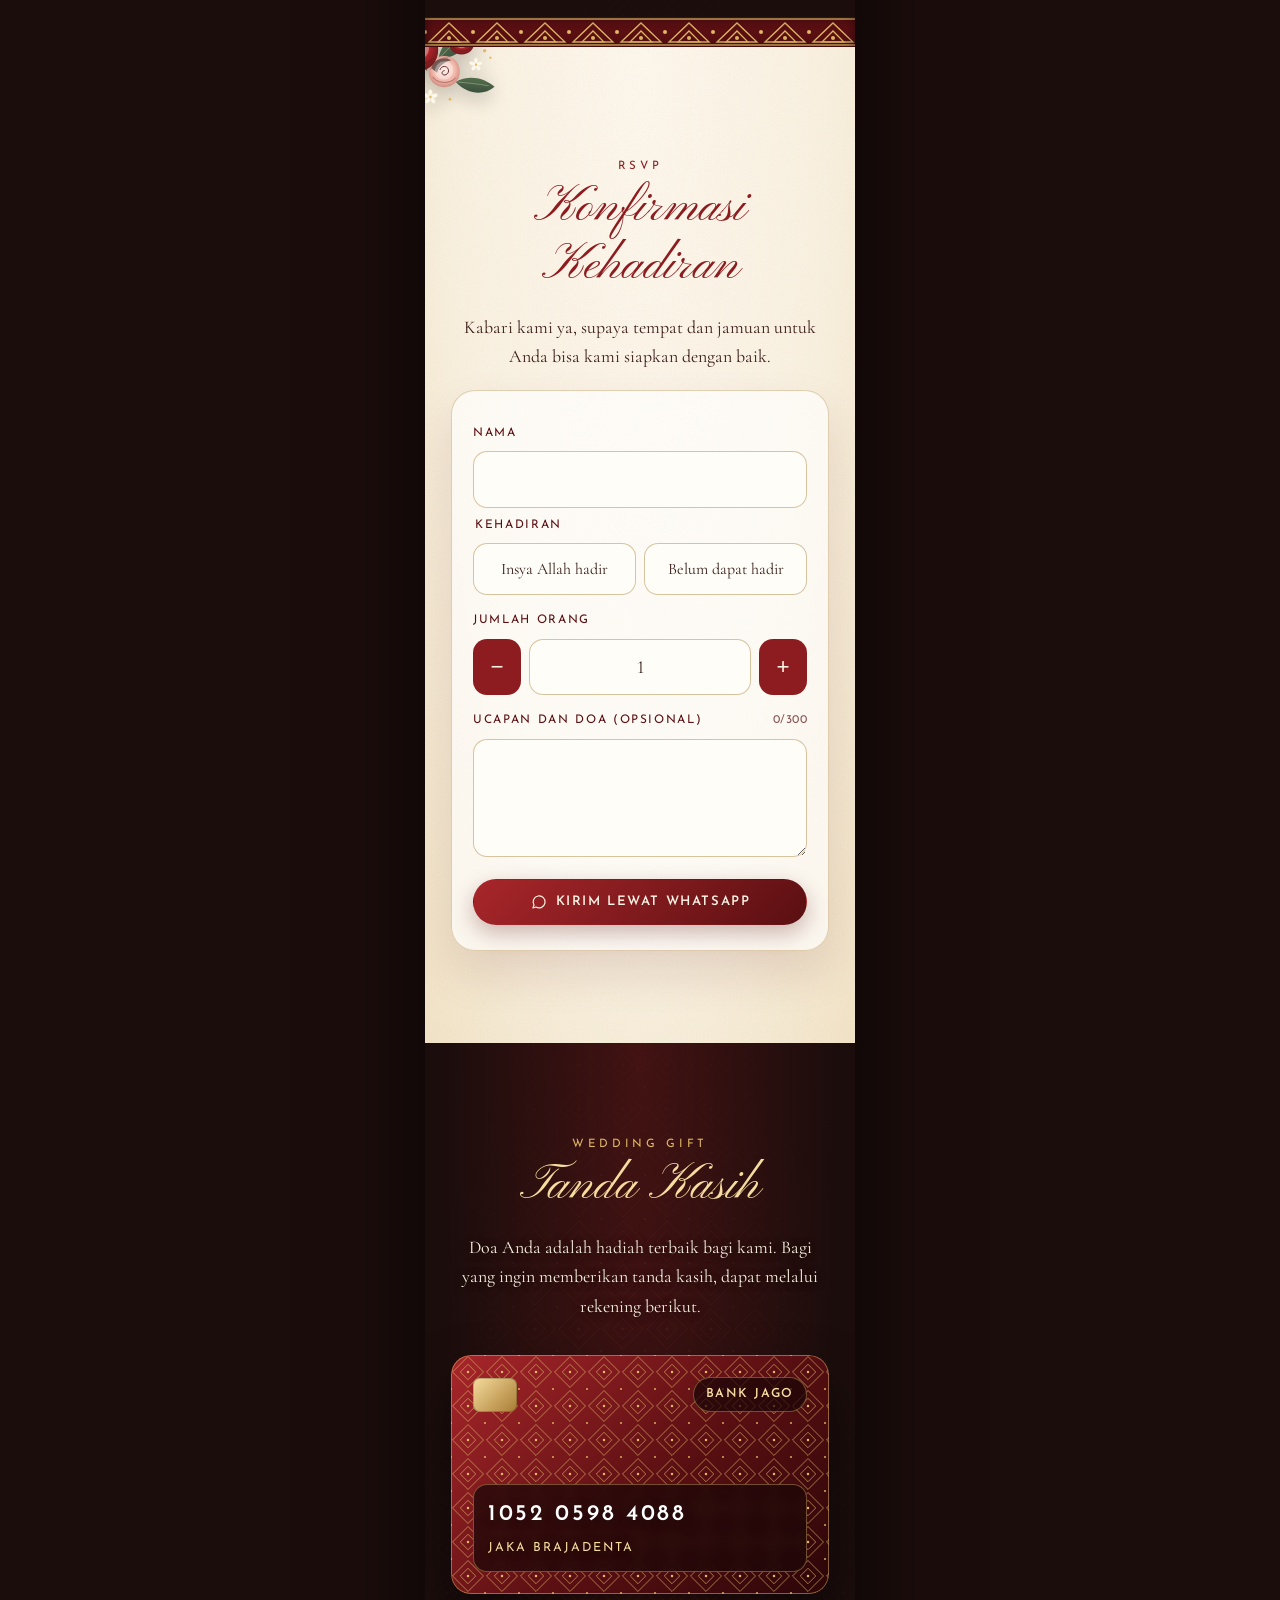
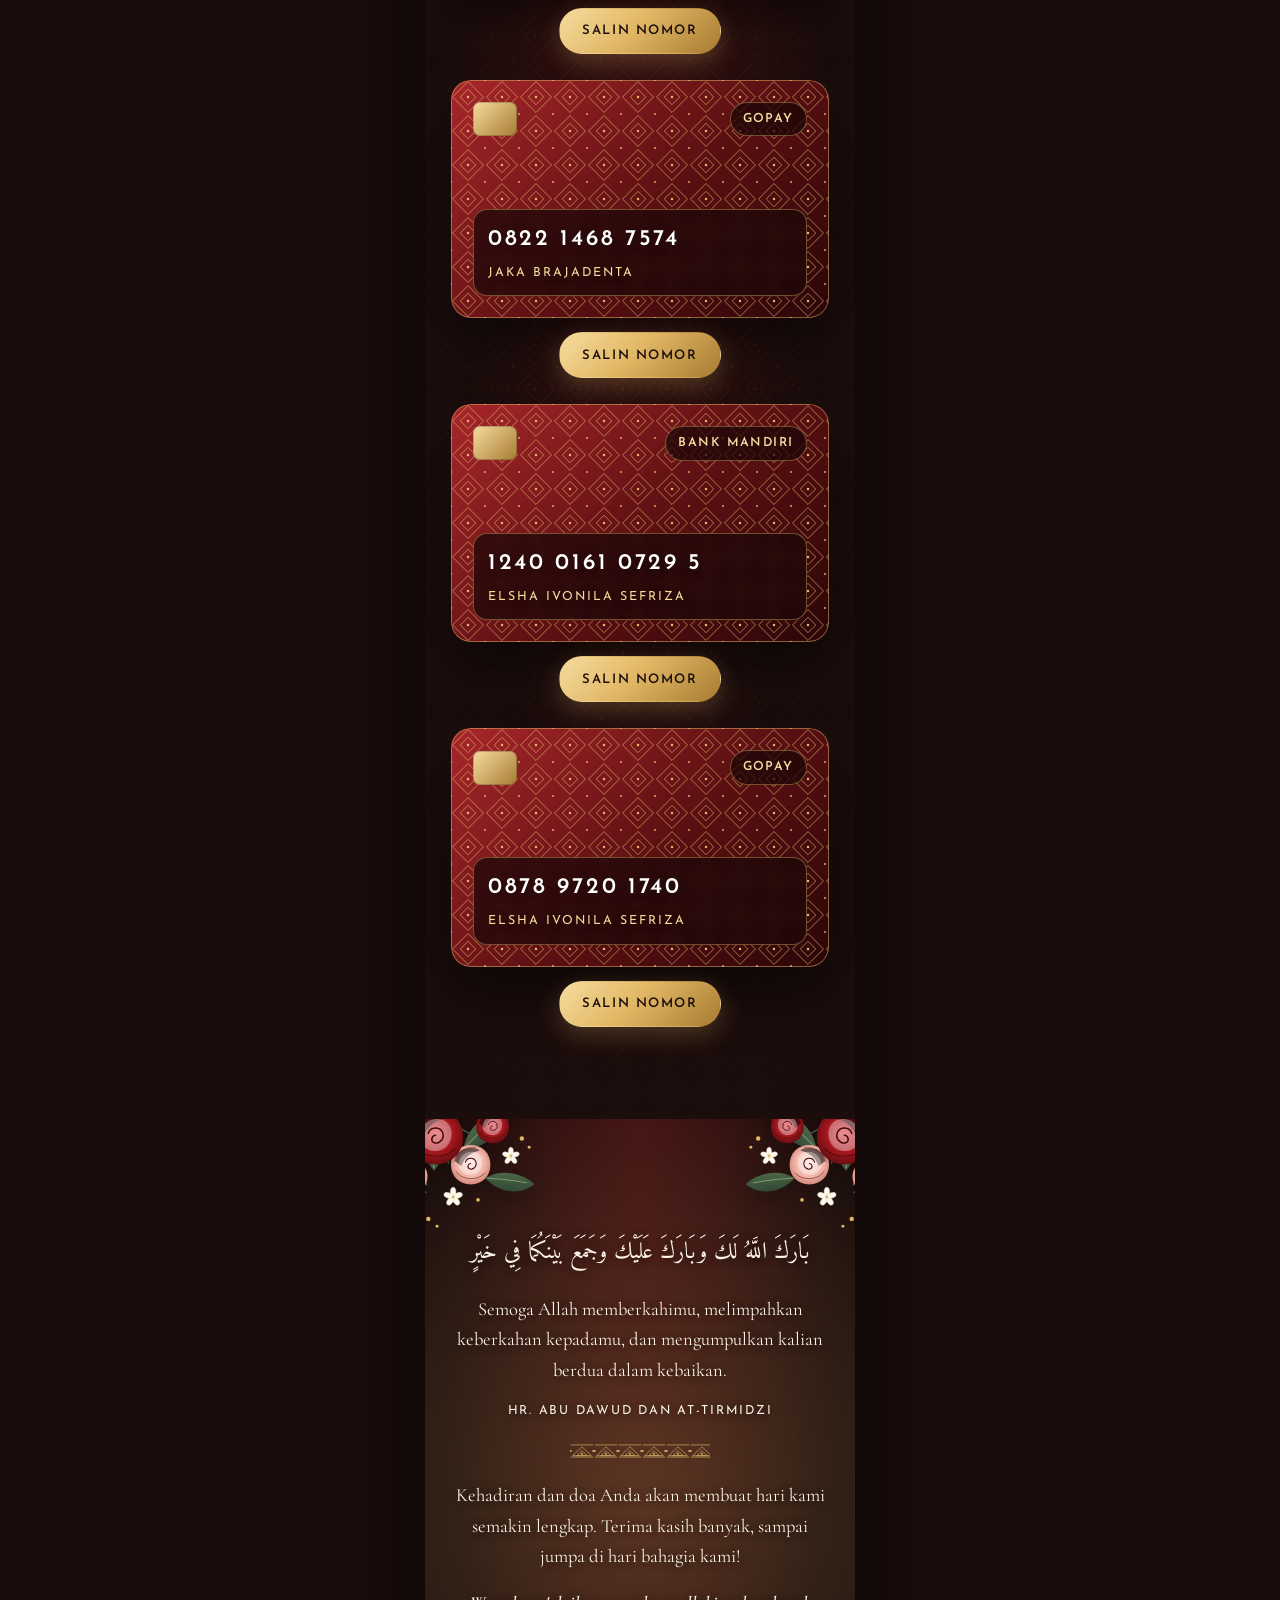
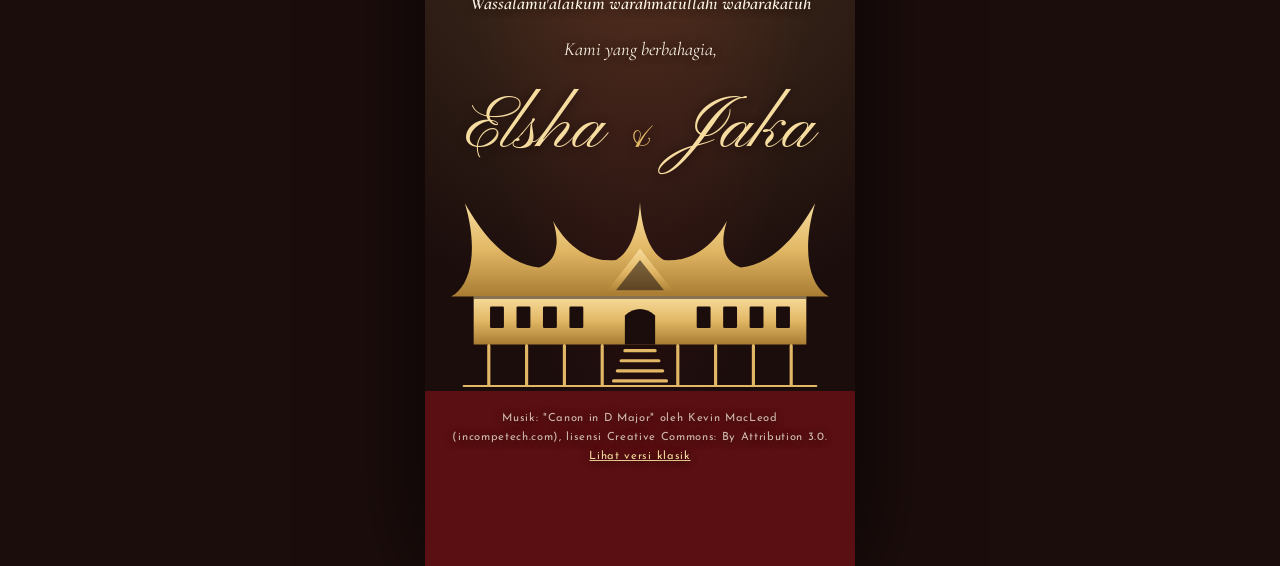
<file: v2/index.html>
<!DOCTYPE html>
<html lang="id">
<head>
  <meta charset="utf-8">
  <meta name="viewport" content="width=device-width, initial-scale=1, viewport-fit=cover">
  <meta name="robots" content="noindex">
  <meta name="theme-color" content="#1b0d0c">
  <title>Undangan Pernikahan</title>
  <meta name="description" content="Undangan pernikahan online.">
  <meta property="og:title" content="Undangan Pernikahan">
  <meta property="og:description" content="Dengan penuh syukur, kami mengundang Anda untuk hadir dan berbagi doa.">
  <meta property="og:type" content="website">
  <link rel="icon" href="data:image/svg+xml,%3Csvg xmlns='http://www.w3.org/2000/svg' viewBox='0 0 32 32'%3E%3Crect width='32' height='32' rx='6' fill='%231b0d0c'/%3E%3Cpath d='M4 22Q7 20 8 6Q10 17 16 18Q22 17 24 6Q25 20 28 22Z' fill='%23e2b866'/%3E%3Crect x='7' y='22' width='18' height='5' fill='%23e2b866'/%3E%3C/svg%3E">
  <link rel="preconnect" href="https://fonts.googleapis.com">
  <link rel="preconnect" href="https://fonts.gstatic.com" crossorigin>
  <link rel="stylesheet" href="https://fonts.googleapis.com/css2?family=Amiri:wght@400;700&family=Cormorant+Garamond:ital,wght@0,400;0,500;0,600;1,400;1,500&family=Josefin+Sans:wght@300;400;600&family=Pinyon+Script&display=swap">
  <link rel="stylesheet" href="assets/css/style.css">
  <script>document.documentElement.classList.add('js');</script>
</head>
<body class="is-locked">
  <!-- Ilustrasi digambar sendiri dalam SVG: rumah gadang, mawar, daun, melati, dan cincin ornamen. -->
  <svg width="0" height="0" class="svg-defs" aria-hidden="true">
    <defs>
      <radialGradient id="g-rose" cx="50%" cy="45%" r="60%">
        <stop offset="0" stop-color="#e0535a"/>
        <stop offset=".55" stop-color="#a3171d"/>
        <stop offset="1" stop-color="#5c0b0f"/>
      </radialGradient>
      <radialGradient id="g-blush" cx="50%" cy="45%" r="60%">
        <stop offset="0" stop-color="#fde6df"/>
        <stop offset=".6" stop-color="#f1b5a8"/>
        <stop offset="1" stop-color="#c97a6c"/>
      </radialGradient>
      <linearGradient id="g-leaf" x1="0" y1="0" x2="1" y2="1">
        <stop offset="0" stop-color="#5d7a52"/>
        <stop offset="1" stop-color="#22362a"/>
      </linearGradient>
      <linearGradient id="g-gold" x1="0" y1="0" x2="0" y2="1">
        <stop offset="0" stop-color="#f7dc9c"/>
        <stop offset=".5" stop-color="#e2b866"/>
        <stop offset="1" stop-color="#a87c32"/>
      </linearGradient>

      <g id="rose-head">
        <path d="M0-30C17-30 30-18 30 0S17 30 0 30-30 18-30 0-17-30 0-30Z"/>
        <path d="M-24-6C-22-24 0-30 14-22C2-20-10-12-14 2Z" opacity=".55" fill="#000"/>
        <path d="M-18 4C-20-14-4-24 10-18C20-12 20 4 10 12C2 18-12 16-18 4Z" opacity=".35" fill="#fff"/>
        <path d="M-8-4C-6-12 6-12 8-4C10 4 2 8-2 6C-6 4-4-2 0-2" fill="none" stroke="#3b0608" stroke-width="1.6" stroke-linecap="round"/>
        <path d="M-22 10C-16 22 10 26 22 12M-26-4C-22-20-6-28 8-26" fill="none" stroke="#3b0608" stroke-width="1.2" opacity=".6"/>
      </g>
      <g id="leaf-shape">
        <path d="M0 0C10-18 32-26 52-22C46-4 24 8 0 0Z" fill="url(#g-leaf)"/>
        <path d="M2-1C16-8 30-14 44-19" fill="none" stroke="#9fb48f" stroke-width="1" opacity=".7"/>
      </g>
      <g id="jasmine">
        <g fill="#fffaf0" stroke="#e6d6b8" stroke-width=".6">
          <ellipse cx="0" cy="-6" rx="3.4" ry="6"/>
          <ellipse cx="0" cy="-6" rx="3.4" ry="6" transform="rotate(72)"/>
          <ellipse cx="0" cy="-6" rx="3.4" ry="6" transform="rotate(144)"/>
          <ellipse cx="0" cy="-6" rx="3.4" ry="6" transform="rotate(216)"/>
          <ellipse cx="0" cy="-6" rx="3.4" ry="6" transform="rotate(288)"/>
        </g>
        <circle r="2" fill="#e2b866"/>
      </g>
    </defs>

    <symbol id="bouquet" viewBox="0 0 260 260">
      <use href="#leaf-shape" transform="translate(70 120) rotate(-70) scale(1.5)"/>
      <use href="#leaf-shape" transform="translate(110 90) rotate(-20) scale(1.4)"/>
      <use href="#leaf-shape" transform="translate(60 150) rotate(-150) scale(1.3)"/>
      <use href="#leaf-shape" transform="translate(140 130) rotate(30) scale(1.2)"/>
      <use href="#leaf-shape" transform="translate(30 60) rotate(-100) scale(1.1)"/>
      <use href="#leaf-shape" transform="translate(150 40) rotate(-10) scale(1)"/>
      <path d="M0 0C40 30 70 70 90 110M40 0C60 30 80 50 120 70M0 40C30 60 50 90 60 140" fill="none" stroke="#3f5a44" stroke-width="2"/>
      <use href="#rose-head" fill="url(#g-blush)" transform="translate(120 112) scale(.9)"/>
      <use href="#rose-head" fill="url(#g-rose)" transform="translate(72 74) scale(1.25)"/>
      <use href="#rose-head" fill="url(#g-rose)" transform="translate(150 60) scale(.75)"/>
      <use href="#rose-head" fill="url(#g-blush)" transform="translate(40 128) scale(.7)"/>
      <use href="#rose-head" fill="url(#g-rose)" transform="translate(28 30) scale(.6)"/>
      <use href="#jasmine" transform="translate(110 30) scale(1.2)"/>
      <use href="#jasmine" transform="translate(175 100) scale(1)"/>
      <use href="#jasmine" transform="translate(96 156) scale(1.1)"/>
      <use href="#jasmine" transform="translate(16 92) scale(.9)"/>
      <g fill="#e2b866">
        <circle cx="190" cy="76" r="3"/><circle cx="200" cy="88" r="2"/><circle cx="130" cy="160" r="2.5"/>
        <circle cx="62" cy="186" r="3"/><circle cx="74" cy="196" r="2"/><circle cx="180" cy="30" r="2"/>
      </g>
    </symbol>

    <symbol id="rumah-gadang" viewBox="0 0 600 300">
      <path d="M0 150C30 135 45 80 22 2C60 70 100 100 140 104C165 95 175 70 162 30C190 80 230 96 262 92C285 80 298 40 300 0C302 40 315 80 338 92C370 96 410 80 438 30C425 70 435 95 460 104C500 100 540 70 578 2C555 80 570 135 600 150Z"/>
      <path d="M36 150H564V226H36Z"/>
      <g style="fill: var(--rg-hole, #1b0d0c)">
        <rect x="62" y="166" width="22" height="34" rx="2"/><rect x="104" y="166" width="22" height="34" rx="2"/>
        <rect x="146" y="166" width="22" height="34" rx="2"/><rect x="188" y="166" width="22" height="34" rx="2"/>
        <rect x="390" y="166" width="22" height="34" rx="2"/><rect x="432" y="166" width="22" height="34" rx="2"/>
        <rect x="474" y="166" width="22" height="34" rx="2"/><rect x="516" y="166" width="22" height="34" rx="2"/>
        <path d="M276 226V180Q300 160 324 180V226Z"/>
        <path d="M36 150H564V154H36Z" opacity=".5"/>
      </g>
      <path d="M244 146L300 74L356 146Z"/>
      <path d="M262 140L300 92L338 140Z" style="fill: var(--rg-hole, #1b0d0c)" opacity=".55"/>
      <g fill="none" stroke="currentColor" stroke-width="5" stroke-linecap="round">
        <path d="M60 228V290M120 228V290M180 228V290M240 228V290M360 228V290M420 228V290M480 228V290M540 228V290"/>
        <path d="M276 236H324M270 252H330M264 268H336M258 284H342"/>
        <path d="M20 292H580" stroke-width="3"/>
      </g>
    </symbol>

    <symbol id="ring-ornament" viewBox="-100 -100 200 200">
      <g fill="none" stroke="currentColor">
        <circle r="96" stroke-width=".8" stroke-dasharray="2 5"/>
        <circle r="86" stroke-width="1.2"/>
        <circle r="80" stroke-width=".6" opacity=".6"/>
      </g>
      <g fill="currentColor">
        <path d="M0-98L4-90L0-82L-4-90Z"/><path d="M0 98L4 90L0 82L-4 90Z"/>
        <path d="M-98 0L-90 4L-82 0L-90-4Z"/><path d="M98 0L90 4L82 0L90-4Z"/>
        <circle cx="61" cy="-61" r="2.5"/><circle cx="-61" cy="-61" r="2.5"/>
        <circle cx="61" cy="61" r="2.5"/><circle cx="-61" cy="61" r="2.5"/>
      </g>
    </symbol>
  </svg>

  <div class="backdrop" aria-hidden="true"></div>
  <div id="draft-banner" class="draft-banner" hidden>Preview. Tanggal dan lokasi masih sementara.</div>
  <div class="scroll-progress" aria-hidden="true"><span id="scroll-progress"></span></div>

  <!-- Sampul: dua daun pintu bermotif songket yang terbuka saat undangan dibuka. -->
  <section id="cover" class="cover" aria-label="Sampul undangan">
    <div class="door door-left" aria-hidden="true"></div>
    <div class="door door-right" aria-hidden="true"></div>
    <div class="cover-glow" aria-hidden="true"></div>
    <svg class="bouquet bouquet-tl sway" aria-hidden="true"><use href="#bouquet"/></svg>
    <svg class="bouquet bouquet-br sway sway-late" aria-hidden="true"><use href="#bouquet"/></svg>

    <div class="cover-body">
      <div class="ring-wrap" aria-hidden="true">
        <svg class="ring spin-slow"><use href="#ring-ornament"/></svg>
        <span class="ring-initials" id="cover-initials"></span>
      </div>
      <div class="text-plate cover-title cover-anim" style="--d:.1s">
        <p class="eyebrow">The Wedding of</p>
        <h1 class="names script" id="cover-names" aria-label=""></h1>
        <p class="cover-date" id="cover-date"></p>
      </div>
      <div class="guest-card cover-anim" style="--d:1.3s">
        <p class="guest-label">Kepada Yth. Bapak/Ibu/Saudara/i</p>
        <p class="guest-name" id="guest-name">Tamu Undangan</p>
        <p class="guest-note">Tanpa mengurangi rasa hormat, kami mengundang Anda untuk hadir di hari bahagia kami.</p>
      </div>
      <button id="open-invitation" class="btn btn-gold btn-shine cover-anim" style="--d:1.5s" type="button">
        <svg viewBox="0 0 24 24" aria-hidden="true"><path d="M3 7l9 6 9-6M3 7v10h18V7H3z" fill="none" stroke="currentColor" stroke-width="1.6" stroke-linejoin="round"/></svg>
        Buka Undangan
      </button>
      <p id="load-error" class="load-error" role="alert" hidden></p>
      <noscript><p class="load-error">Undangan ini membutuhkan JavaScript agar isinya dapat ditampilkan.</p></noscript>
    </div>
  </section>

  <canvas id="petals" class="petals" aria-hidden="true"></canvas>

  <div class="page">
    <main id="content" tabindex="-1">

      <!-- Hero -->
      <section id="beranda" class="hero night">
        <div class="hero-glow" aria-hidden="true"></div>
        <svg class="bouquet bouquet-tr sway" aria-hidden="true" data-parallax="-0.15"><use href="#bouquet"/></svg>
        <svg class="bouquet bouquet-bl sway sway-late" aria-hidden="true" data-parallax="0.1"><use href="#bouquet"/></svg>
        <div class="hero-body">
          <p class="eyebrow hero-anim" style="--d:.3s">The Wedding of</p>
          <div class="ring-wrap ring-wrap-lg hero-anim" style="--d:.5s" aria-hidden="true">
            <svg class="ring spin-slow"><use href="#ring-ornament"/></svg>
            <svg class="ring ring-inner spin-reverse"><use href="#ring-ornament"/></svg>
          </div>
          <h2 class="names script hero-names" id="hero-names"></h2>
          <p class="hero-date hero-anim" id="hero-date" style="--d:1.4s"></p>
          <p class="hero-tagline hero-anim" data-key="opening.tagline" style="--d:1.6s"></p>
        </div>
        <svg class="rumah-gadang hero-house" aria-hidden="true" data-parallax="0.08"><use href="#rumah-gadang"/></svg>
        <a class="scroll-hint" href="#salam" aria-label="Gulir ke salam pembuka"><span></span></a>
      </section>

      <div class="songket-band" aria-hidden="true"></div>

      <!-- Salam -->
      <section id="salam" class="section ivory">
        <svg class="bouquet bouquet-section-tl sway" aria-hidden="true"><use href="#bouquet"/></svg>
        <p class="arabic arabic-lg" lang="ar" dir="rtl" data-key="opening.basmalah" data-anim="blur"></p>
        <p class="salam" data-key="opening.salam" data-anim="fade-up"></p>
        <p data-key="opening.intro" data-anim="fade-up" style="--d:.1s"></p>
        <div class="verse-card" data-anim="zoom">
          <svg class="verse-icon" viewBox="0 0 24 24" aria-hidden="true"><path d="M12 3l2.4 5.6L20 9.3l-4.3 3.9 1.3 6L12 16l-5 3.2 1.3-6L4 9.3l5.6-.7z" fill="currentColor"/></svg>
          <p class="arabic" lang="ar" dir="rtl" data-key="opening.verse.arabic"></p>
          <p class="verse-text" data-key="opening.verse.translation"></p>
          <p class="source" data-key="opening.verse.source"></p>
        </div>
      </section>

      <!-- Mempelai -->
      <section id="mempelai" class="section night lattice">
        <h2 class="section-title" data-anim="fade-up"><span class="script">Mempelai</span></h2>
        <p class="section-lead" data-key="couple.intro" data-anim="fade-up" style="--d:.1s"></p>
        <article class="person" data-person="bride" data-anim="fade-right"></article>
        <div class="couple-amp script" aria-hidden="true" data-anim="zoom">&amp;</div>
        <article class="person" data-person="groom" data-anim="fade-left"></article>
      </section>

      <div class="songket-band songket-band-reverse" aria-hidden="true"></div>

      <!-- Acara -->
      <section id="acara" class="section ivory">
        <svg class="bouquet bouquet-section-br sway" aria-hidden="true"><use href="#bouquet"/></svg>
        <h2 class="section-title" data-anim="fade-up"><span class="eyebrow eyebrow-dark">Save the Date</span><span class="script">Hari Bahagia</span></h2>
        <div id="countdown" class="countdown" role="timer" aria-label="Hitung mundur menuju acara" data-anim="zoom" hidden></div>
        <div id="events" class="stack"></div>
      </section>

      <!-- Cerita -->
      <section id="cerita" class="section night lattice">
        <h2 class="section-title" data-anim="fade-up"><span class="script" data-key="story.title"></span></h2>
        <p class="section-lead" data-key="story.intro" data-anim="fade-up"></p>
        <ol id="story" class="timeline"></ol>
        <p class="story-signature script" data-anim="fade-up">&mdash; <span data-key="story.signature"></span></p>
      </section>

      <div class="songket-band" aria-hidden="true"></div>

      <!-- Info tamu -->
      <section id="info" class="section ivory">
        <h2 class="section-title" data-anim="fade-up"><span class="script" data-key="guestInfo.title"></span></h2>
        <ul id="guest-info" class="info-list"></ul>
      </section>

      <!-- Photobooth -->
      <section id="photobooth" class="section night lattice">
        <h2 class="section-title" data-anim="fade-up"><span class="eyebrow">Abadikan Momen</span><span class="script">Photobooth</span></h2>
        <p class="section-lead" data-anim="fade-up">Ambil swafoto dengan bingkai undangan kami, lalu simpan atau bagikan sebagai kenang-kenangan.</p>
        <div class="booth" data-anim="zoom">
          <div class="booth-stage" id="booth-stage">
            <video id="booth-video" playsinline muted hidden></video>
            <img id="booth-result" alt="Hasil swafoto dengan bingkai undangan" hidden>
            <div class="booth-frame" aria-hidden="true">
              <span class="booth-frame-names script" id="booth-frame-names"></span>
              <span class="booth-frame-date" id="booth-frame-date"></span>
            </div>
            <div class="booth-idle" id="booth-idle">
              <svg viewBox="0 0 24 24" aria-hidden="true"><path d="M4 8h3l2-3h6l2 3h3v11H4z" fill="none" stroke="currentColor" stroke-width="1.5" stroke-linejoin="round"/><circle cx="12" cy="13" r="3.5" fill="none" stroke="currentColor" stroke-width="1.5"/></svg>
              <p>Kamera belum aktif</p>
            </div>
            <span class="booth-count" id="booth-count" aria-live="assertive"></span>
            <span class="booth-flash" id="booth-flash"></span>
          </div>
          <div class="booth-filters" id="booth-filters" role="radiogroup" aria-label="Filter foto" hidden></div>
          <div class="booth-actions">
            <button class="btn btn-gold" id="booth-start" type="button">Buka Kamera</button>
            <button class="btn btn-gold booth-shutter" id="booth-shot" type="button" hidden aria-label="Ambil foto"><span></span></button>
            <a class="btn btn-gold" id="booth-download" download="swafoto-pernikahan.jpg" hidden>Simpan</a>
            <button class="btn btn-outline-light" id="booth-share" type="button" hidden>Bagikan</button>
            <button class="btn btn-outline-light" id="booth-retake" type="button" hidden>Foto Ulang</button>
          </div>
          <p class="booth-note" id="booth-note" role="status">Foto hanya diproses di perangkat Anda dan tidak dikirim ke mana pun.</p>
        </div>
      </section>

      <div class="songket-band songket-band-reverse" aria-hidden="true"></div>

      <!-- RSVP -->
      <section id="hadir" class="section ivory">
        <svg class="bouquet bouquet-section-tl sway" aria-hidden="true"><use href="#bouquet"/></svg>
        <h2 class="section-title" data-anim="fade-up"><span class="eyebrow eyebrow-dark">RSVP</span><span class="script">Konfirmasi Kehadiran</span></h2>
        <p class="section-lead" data-key="rsvp.intro" data-anim="fade-up"></p>
        <form id="rsvp-form" class="form" data-anim="fade-up">
          <label for="rsvp-name">Nama</label>
          <input id="rsvp-name" name="name" type="text" maxlength="60" autocomplete="name" required>
          <fieldset>
            <legend>Kehadiran</legend>
            <div class="choices">
              <label class="choice"><input type="radio" name="attend" value="Insya Allah hadir" required><span>Insya Allah hadir</span></label>
              <label class="choice"><input type="radio" name="attend" value="Mohon maaf, belum dapat hadir"><span>Belum dapat hadir</span></label>
            </div>
          </fieldset>
          <label for="rsvp-count">Jumlah orang</label>
          <div class="stepper">
            <button type="button" data-step="-1" aria-label="Kurangi jumlah">&minus;</button>
            <input id="rsvp-count" name="count" type="number" min="1" max="10" value="1" inputmode="numeric">
            <button type="button" data-step="1" aria-label="Tambah jumlah">+</button>
          </div>
          <label for="rsvp-message">Ucapan dan doa (opsional) <span class="char-count" id="rsvp-chars">0/300</span></label>
          <textarea id="rsvp-message" name="message" rows="3" maxlength="300"></textarea>
          <button class="btn btn-crimson" type="submit">
            <svg viewBox="0 0 24 24" aria-hidden="true"><path d="M4 20l1.3-4A8 8 0 1 1 8 18.7z" fill="none" stroke="currentColor" stroke-width="1.6" stroke-linejoin="round"/></svg>
            Kirim lewat WhatsApp
          </button>
          <p id="rsvp-note" class="form-note" role="status" hidden></p>
        </form>
      </section>

      <!-- Hadiah -->
      <section id="hadiah" class="section night lattice">
        <h2 class="section-title" data-anim="fade-up"><span class="eyebrow">Wedding Gift</span><span class="script">Tanda Kasih</span></h2>
        <p class="section-lead" data-key="gifts.intro" data-anim="fade-up"></p>
        <div id="gifts" class="stack"></div>
      </section>

      <!-- Penutup -->
      <section id="doa" class="closing night">
        <div class="hero-glow" aria-hidden="true"></div>
        <svg class="bouquet bouquet-tl sway" aria-hidden="true"><use href="#bouquet"/></svg>
        <svg class="bouquet bouquet-tr sway sway-late" aria-hidden="true"><use href="#bouquet"/></svg>
        <div class="closing-body">
          <p class="arabic" lang="ar" dir="rtl" data-key="closing.prayer.arabic" data-anim="blur"></p>
          <p data-key="closing.prayer.translation" data-anim="fade-up"></p>
          <p class="source" data-key="closing.prayer.source" data-anim="fade-up"></p>
          <div class="divider" aria-hidden="true" data-anim="zoom"></div>
          <p data-key="closing.thanks" data-anim="fade-up"></p>
          <p class="salam" data-key="closing.salam" data-anim="fade-up"></p>
          <p class="closing-sign" data-key="closing.signature" data-anim="fade-up"></p>
          <p class="names script closing-names" id="closing-names" data-anim="zoom"></p>
        </div>
        <svg class="rumah-gadang closing-house" aria-hidden="true" data-anim="fade-up"><use href="#rumah-gadang"/></svg>
        <footer class="credits">
          <p id="music-credit"></p>
          <p><a href="../">Lihat versi klasik</a></p>
        </footer>
      </section>
    </main>

    <audio id="music" loop preload="none"></audio>
    <button id="music-toggle" class="music-toggle" type="button" aria-pressed="false" aria-label="Nyalakan musik" hidden>
      <span class="disc" aria-hidden="true"></span>
      <span class="notes" aria-hidden="true"><i>&#9834;</i><i>&#9835;</i><i>&#9834;</i></span>
    </button>

    <nav class="bottom-nav" aria-label="Navigasi undangan">
      <a href="#beranda"><svg viewBox="0 0 24 24" aria-hidden="true"><path d="M3 11L12 4l9 7v9h-6v-6H9v6H3z"/></svg>Beranda</a>
      <a href="#mempelai"><svg viewBox="0 0 24 24" aria-hidden="true"><path d="M12 20s-7-4.4-7-10a4 4 0 0 1 7-2.6A4 4 0 0 1 19 10c0 5.6-7 10-7 10z"/></svg>Mempelai</a>
      <a href="#acara"><svg viewBox="0 0 24 24" aria-hidden="true"><path d="M4 6h16v14H4zM4 10h16M8 3v5M16 3v5"/></svg>Acara</a>
      <a href="#hadir"><svg viewBox="0 0 24 24" aria-hidden="true"><path d="M4 12l5 5L20 6"/></svg>RSVP</a>
      <a href="#hadiah"><svg viewBox="0 0 24 24" aria-hidden="true"><path d="M4 10h16v10H4zM3 7h18v3H3zM12 7v13M12 7C10 3 6 4 8 7M12 7c2-4 6-3 4 0"/></svg>Hadiah</a>
    </nav>
  </div>

  <div class="toast" id="toast" role="status" aria-live="polite"></div>
  <canvas id="confetti" class="confetti" aria-hidden="true"></canvas>

  <template id="person-template">
    <div class="person-frame">
      <svg class="person-ring spin-slow" aria-hidden="true"><use href="#ring-ornament"/></svg>
      <div class="person-arch"><span class="person-initial script"></span></div>
    </div>
    <div class="person-info text-plate">
      <p class="person-role eyebrow"></p>
      <h3 class="person-nick script"></h3>
      <p class="person-name"></p>
      <p class="person-parents"></p>
      <p class="person-origin" hidden></p>
    </div>
  </template>

  <template id="event-template">
    <article class="event-card" data-anim="fade-up">
      <div class="event-icon" aria-hidden="true"></div>
      <h3 class="event-name script"></h3>
      <p class="event-note" hidden></p>
      <div class="event-date-block">
        <span class="event-weekday"></span>
        <span class="event-day"></span>
        <span class="event-month"></span>
      </div>
      <dl class="event-info">
        <dt>Waktu</dt><dd class="event-time"></dd>
        <dt>Tempat</dt><dd class="event-venue"></dd>
        <dt class="event-address-label">Alamat</dt><dd class="event-address"></dd>
      </dl>
      <div class="btn-row">
        <a class="btn btn-crimson event-map" target="_blank" rel="noopener">
          <svg viewBox="0 0 24 24" aria-hidden="true"><path d="M12 21s-6-6.2-6-11a6 6 0 0 1 12 0c0 4.8-6 11-6 11z" fill="none" stroke="currentColor" stroke-width="1.6"/><circle cx="12" cy="10" r="2.2" fill="currentColor"/></svg>
          Buka Peta
        </a>
        <a class="btn btn-outline event-calendar" target="_blank" rel="noopener">Simpan Tanggal</a>
      </div>
    </article>
  </template>

  <template id="gift-template">
    <article class="gift-card" data-anim="fade-up">
      <div class="gift-card-inner">
        <div class="gift-top">
          <span class="gift-chip" aria-hidden="true"></span>
          <span class="gift-bank"></span>
        </div>
        <div class="gift-plate">
          <p class="gift-number"></p>
          <p class="gift-holder"></p>
        </div>
      </div>
      <button class="btn btn-gold gift-copy" type="button">Salin Nomor</button>
    </article>
  </template>

  <script src="assets/js/app.js"></script>
</body>
</html>
</file>
<file: assets/css/style.css>
/* Luxury maroon: kertas merah marun bertekstur, bingkai emas tipis, bunga garis, dan bintik emas. */
:root {
  --maroon: #6f0b0f;
  --maroon-deep: #4f0709;
  --gold: #dfc186;
  --gold-deep: #a9823f;
  --cream: #fbf4e6;
  --white: #fffdf8;
  --ink: #3a1a1a;
  --muted: #705452;
  --phone-width: 430px;
  --nav-height: 52px;
  --nav-space: calc(var(--nav-height) + 24px + env(safe-area-inset-bottom));
  --font-script: "Allura", "Brush Script MT", cursive;
  --font-body: "Marcellus", Georgia, "Times New Roman", serif;
  --font-arabic: "Amiri", "Traditional Arabic", "Times New Roman", serif;
  --texture: url("data:image/svg+xml,%3Csvg xmlns='http://www.w3.org/2000/svg' width='240' height='240'%3E%3Cfilter id='n'%3E%3CfeTurbulence type='fractalNoise' baseFrequency='.85' numOctaves='3' stitchTiles='stitch'/%3E%3CfeColorMatrix values='0 0 0 0 0 0 0 0 0 0 0 0 0 0 0 0 0 0 .22 0'/%3E%3C/filter%3E%3Crect width='240' height='240' filter='url(%23n)'/%3E%3C/svg%3E");
  --specks: url("data:image/svg+xml,%3Csvg xmlns='http://www.w3.org/2000/svg' width='390' height='760'%3E%3Cg fill='%23dfc186'%3E%3Ccircle cx='352' cy='30' r='4' opacity='0.8'/%3E%3Ccircle cx='372' cy='62' r='1.5' opacity='0.8'/%3E%3Ccircle cx='384' cy='104' r='3' opacity='0.7'/%3E%3Ccircle cx='348' cy='14' r='1.5' opacity='0.7'/%3E%3Ccircle cx='378' cy='190' r='2' opacity='0.7'/%3E%3Ccircle cx='10' cy='300' r='1.5' opacity='0.7'/%3E%3Ccircle cx='22' cy='342' r='3' opacity='0.75'/%3E%3Ccircle cx='8' cy='392' r='2' opacity='0.7'/%3E%3Ccircle cx='26' cy='430' r='1.5' opacity='0.8'/%3E%3Ccircle cx='14' cy='470' r='3.5' opacity='0.6'/%3E%3Ccircle cx='382' cy='540' r='2' opacity='0.7'/%3E%3Ccircle cx='368' cy='596' r='3' opacity='0.7'/%3E%3Ccircle cx='20' cy='640' r='2' opacity='0.7'/%3E%3Ccircle cx='12' cy='700' r='3' opacity='0.6'/%3E%3C/g%3E%3C/svg%3E");
  --paper: var(--specks), var(--texture), var(--maroon);
}

* { box-sizing: border-box; }
[hidden] { display: none !important; }

html {
  scroll-behavior: smooth;
  -webkit-text-size-adjust: 100%;
}

body {
  margin: 0;
  background: var(--texture), var(--maroon-deep);
  color: var(--ink);
  font-family: var(--font-body);
  font-size: 1.0625rem;
  line-height: 1.7;
  overflow-wrap: anywhere;
}

body.is-locked { overflow: hidden; }

.svg-defs { position: absolute; }

/* Kolom selebar ponsel, juga dipakai di desktop. */
.page {
  width: min(100%, var(--phone-width));
  margin-inline: auto;
  overflow: clip;
  background: var(--maroon);
  box-shadow: 0 0 70px rgb(0 0 0 / .55);
}

main:focus { outline: none; }

h1, h2, h3, p { margin: 0; }

/* Bingkai emas tipis dan ornamen bunga */
.framed { position: relative; isolation: isolate; }

.framed::before {
  content: "";
  position: absolute;
  inset: 12px;
  z-index: -1;
  border: 2px solid var(--frame, rgb(223 193 134 / .7));
  pointer-events: none;
}

.floral {
  position: absolute;
  z-index: -1;
  width: 165px;
  height: 192px;
  color: var(--floral, var(--gold));
  pointer-events: none;
}

.section .floral { width: 100px; height: 117px; }
.floral-top { top: 0; left: 0; }
.floral-bottom { right: 0; bottom: 0; transform: rotate(180deg); }

/* Sampul */
.cover {
  position: fixed;
  inset: 0;
  z-index: 30;
  width: min(100%, var(--phone-width));
  margin-inline: auto;
  display: flex;
  flex-direction: column;
  overflow: hidden auto;
  background: var(--paper);
  color: var(--white);
  transition: opacity .7s ease, transform .9s ease;
}

.cover.is-open { opacity: 0; transform: scale(1.06); pointer-events: none; }

.cover-body {
  flex: 1 0 auto;
  display: flex;
  flex-direction: column;
  align-items: center;
  justify-content: center;
  gap: 4px;
  padding: clamp(84px, 17vh, 150px) 30px;
  text-align: center;
}

.names {
  display: flex;
  flex-wrap: wrap;
  align-items: baseline;
  justify-content: center;
  column-gap: .22em;
  margin-bottom: 10px;
  color: var(--gold);
  font-family: var(--font-script);
  font-size: clamp(3.1rem, 15.5vw, 4.4rem);
  font-weight: 400;
  line-height: 1.2;
}

.names-amp { font-size: .8em; }

.names-closing { margin-top: 6px; color: var(--maroon); font-size: 3.6rem; }

.cover-info { font-size: 1.25rem; line-height: 1.4; }

.guest-card {
  margin-block: 30px 20px;
  font-size: 1.125rem;
  line-height: 1.5;
}

.guest-name {
  margin-top: 8px;
  color: var(--gold);
  font-size: 1.5rem;
  font-weight: 700;
  line-height: 1.3;
}

.load-error {
  margin-top: 12px;
  padding: 12px;
  border-radius: 8px;
  background: var(--cream);
  color: var(--maroon);
}

/* Tombol */
.btn {
  display: inline-flex;
  align-items: center;
  justify-content: center;
  min-height: 50px;
  padding: 10px 28px;
  border: 1.5px solid transparent;
  border-radius: 999px;
  font: 1.0625rem/1.25 var(--font-body);
  text-align: center;
  text-decoration: none;
  cursor: pointer;
  transition: transform .2s ease, background-color .2s ease;
}

.btn:hover { transform: translateY(-2px); }
.btn:active { transform: none; }
.btn:disabled { opacity: .6; cursor: progress; transform: none; }

.btn:focus-visible,
.bottom-nav a:focus-visible,
input:focus-visible,
textarea:focus-visible {
  outline: 3px solid var(--gold-deep);
  outline-offset: 2px;
}

.btn-gold { background: var(--gold); color: var(--maroon-deep); }
.btn-gold:hover { background: #ecd3a0; }
.btn-maroon { background: var(--maroon); color: var(--white); }
.btn-maroon:hover { background: var(--maroon-deep); }
.btn-outline { border-color: var(--maroon); color: var(--maroon); }
.btn-outline:hover { background: var(--cream); }

.btn-row {
  display: grid;
  grid-template-columns: repeat(auto-fit, minmax(130px, 1fr));
  gap: 10px;
  margin-top: 18px;
}

.btn-row .btn { padding-inline: 10px; }

/* Bagian */
.section {
  display: flex;
  flex-direction: column;
  gap: 16px;
  padding: 88px 34px 72px;
  text-align: center;
}

.section-maroon { background: var(--paper); color: var(--white); }

.section-cream {
  --frame: rgb(169 130 63 / .55);
  --floral: var(--gold-deep);
  background: var(--cream);
}

.script-title {
  color: var(--gold);
  font-family: var(--font-script);
  font-size: 3.4rem;
  font-weight: 400;
  line-height: 1.1;
}

.section-cream .script-title { color: var(--maroon); }

.tagline { color: var(--gold-deep); font-size: 1.125rem; }

.arabic {
  font-family: var(--font-arabic);
  font-size: 1.5rem;
  line-height: 2;
}

.arabic-lg { color: var(--gold); font-size: 2rem; line-height: 1.6; }
.salam { color: var(--gold); font-size: 1.125rem; }
.section-cream .salam, .section-cream .source { color: var(--gold-deep); }

.source { color: var(--gold); font-size: .9375rem; }

.divider {
  align-self: center;
  width: 80px;
  height: 1px;
  margin-block: 6px;
  background: var(--gold);
}

/* Mempelai */
.person {
  display: flex;
  flex-direction: column;
  align-items: center;
  gap: 4px;
  margin-top: 10px;
}

.person-oval {
  display: grid;
  place-items: center;
  width: 148px;
  height: 188px;
  margin-bottom: 12px;
  border: 1.5px solid var(--gold-deep);
  border-radius: 50%;
  outline: 1px solid rgb(169 130 63 / .45);
  outline-offset: 5px;
  background: var(--texture), var(--maroon);
}

.person-initial {
  color: var(--gold);
  font-family: var(--font-script);
  font-size: 6.5rem;
  line-height: 1;
}

.person-role { color: var(--gold-deep); font-size: .875rem; letter-spacing: .16em; text-transform: uppercase; }
.person-name { color: var(--maroon); font-size: 1.6rem; font-weight: 400; line-height: 1.3; }
.person-origin { color: var(--muted); font-size: .9375rem; }

.couple-amp {
  color: var(--gold-deep);
  font-family: var(--font-script);
  font-size: 4rem;
  line-height: 1;
}

/* Cerita */
.story {
  display: flex;
  flex-direction: column;
  gap: 24px;
  margin: 8px 0 0;
  padding: 0 0 0 22px;
  border-left: 1px solid var(--gold);
  list-style: none;
  text-align: left;
}

.story li { position: relative; }

.story li::before {
  content: "";
  position: absolute;
  top: 16px;
  left: -27px;
  width: 9px;
  height: 9px;
  border-radius: 50%;
  background: var(--gold);
}

.story h3 {
  margin-bottom: 4px;
  color: var(--gold);
  font-family: var(--font-script);
  font-size: 2.2rem;
  font-weight: 400;
  line-height: 1.2;
}

.story-signature {
  color: var(--gold);
  font-family: var(--font-script);
  font-size: 2.2rem;
  line-height: 1.2;
}

/* Acara */
.countdown {
  display: grid;
  grid-template-columns: repeat(4, 1fr);
  gap: 8px;
}

.countdown-done { grid-column: 1 / -1; }

.countdown-unit {
  padding: 10px 2px;
  border: 1px solid var(--gold);
  border-radius: 8px;
  font-size: .8125rem;
  line-height: 1.3;
}

.countdown-unit strong {
  display: block;
  color: var(--gold);
  font-size: 1.6rem;
  font-weight: 400;
  line-height: 1.2;
}

.section-cream .countdown-unit { border-color: var(--gold-deep); color: var(--ink); }
.section-cream .countdown-unit strong { color: var(--maroon); }

.stack { display: flex; flex-direction: column; gap: 16px; }

.card {
  padding: 24px 20px;
  border: 1px solid var(--gold);
  border-radius: 10px;
  background: var(--white);
  color: var(--ink);
  text-align: left;
  box-shadow: 0 8px 20px rgb(58 10 10 / .16);
}

.event-name {
  color: var(--maroon);
  font-family: var(--font-script);
  font-size: 2.7rem;
  font-weight: 400;
  line-height: 1.15;
}

.event-note { color: var(--muted); }
.event-info { margin: 8px 0 0; }

.event-info dt {
  margin-top: 12px;
  color: var(--muted);
  font-size: .8125rem;
  letter-spacing: .1em;
  text-transform: uppercase;
}

.event-info dd { margin: 0; }

/* Info tamu */
.info-list {
  display: flex;
  flex-direction: column;
  gap: 12px;
  margin: 0;
  padding: 0;
  list-style: none;
}

.info-list li + li::before {
  content: "";
  display: block;
  width: 40px;
  height: 1px;
  margin: 0 auto 12px;
  background: var(--gold-deep);
}

/* Formulir */
.form {
  display: flex;
  flex-direction: column;
  gap: 6px;
  text-align: left;
}

.form input[type="text"],
.form input[type="number"],
.form textarea {
  width: 100%;
  min-height: 50px;
  margin-bottom: 12px;
  padding: 11px 14px;
  border: 1px solid var(--gold);
  border-radius: 8px;
  background: var(--white);
  color: var(--ink);
  font: inherit; /* minimal 16px agar iOS tidak zoom otomatis */
}

.form fieldset { margin: 0 0 12px; padding: 0; border: 0; }
.form legend { padding: 0; }

.form .choice {
  display: flex;
  align-items: center;
  gap: 10px;
  min-height: 44px;
}

.form .choice input { width: 22px; height: 22px; flex: none; accent-color: var(--maroon); }
.form-note { color: var(--maroon); }

/* Hadiah */
.card-gift { text-align: center; }
.gift-bank { color: var(--maroon); }
.gift-number { font-size: 1.6rem; line-height: 1.4; }
.gift-holder { margin-bottom: 14px; color: var(--muted); }

.section-closing { padding-bottom: calc(var(--nav-space) + 120px); }
.music-credit { font-size: .8125rem; opacity: .85; }

/* Navigasi mengambang */
.bottom-nav {
  position: fixed;
  right: 0;
  bottom: calc(12px + env(safe-area-inset-bottom));
  left: 0;
  z-index: 20;
  display: grid;
  grid-auto-flow: column;
  grid-auto-columns: 1fr;
  width: min(calc(100% - 24px), calc(var(--phone-width) - 24px));
  margin-inline: auto;
  padding: 0 4px;
  border: 1px solid var(--gold);
  border-radius: 999px;
  background: var(--maroon-deep);
  box-shadow: 0 8px 22px rgb(0 0 0 / .4);
}

.bottom-nav a {
  display: grid;
  place-items: center;
  height: var(--nav-height);
  color: var(--white);
  font-size: .875rem;
  text-decoration: none;
}

.bottom-nav a[aria-current="true"] { color: var(--gold); text-decoration: underline; text-underline-offset: 5px; }

/* Tombol musik, sejajar dengan tepi kanan kolom ponsel. */
.music-toggle {
  position: fixed;
  right: max(12px, calc(50% - var(--phone-width) / 2 + 12px));
  bottom: calc(var(--nav-height) + 24px + env(safe-area-inset-bottom));
  z-index: 20;
  display: grid;
  place-items: center;
  width: 46px;
  height: 46px;
  padding: 0;
  border: 1px solid var(--gold);
  border-radius: 50%;
  background: var(--maroon-deep);
  color: var(--gold);
  box-shadow: 0 6px 16px rgb(0 0 0 / .35);
  cursor: pointer;
}

.music-toggle svg { width: 22px; height: 22px; }
.music-toggle:focus-visible { outline: 3px solid var(--gold); outline-offset: 2px; }
.music-toggle[aria-pressed="true"] { background: var(--gold); color: var(--maroon-deep); }
.music-toggle[aria-pressed="true"] .music-slash { display: none; }

.draft-banner {
  position: fixed;
  top: 0;
  right: 0;
  left: 0;
  z-index: 40;
  width: min(100%, var(--phone-width));
  margin-inline: auto;
  padding: 3px 8px;
  background: var(--gold);
  color: var(--maroon-deep);
  font-size: .8125rem;
  text-align: center;
}

/* Animasi ringan saat digulir; isi tetap terbaca tanpa JavaScript. */
.reveal { opacity: 0; transform: translateY(16px); transition: opacity .6s ease, transform .6s ease; }
.reveal.is-visible { opacity: 1; transform: none; }

@media (prefers-reduced-motion: reduce) {
  html { scroll-behavior: auto; }
  .cover, .btn { transition: none; }
  .reveal { opacity: 1; transform: none; transition: none; }
}
</file>
<file: v2/assets/css/style.css>
/* V2 "Songket Minang": malam cokelat gelap, merah songket, emas, dan gading.
   Penuh gerak: pintu songket terbuka, kelopak jatuh, cincin berputar, dan elemen muncul saat digulir. */
:root {
  --night: #1b0d0c;
  --night-2: #2b1513;
  --crimson: #8c1c1f;
  --crimson-deep: #5a0f12;
  --gold: #e2b866;
  --gold-light: #f6dc9f;
  --gold-deep: #a87c32;
  --ivory: #fbf3e4;
  --ivory-2: #f3e5c9;
  --ink: #3a1d18;
  --muted: #7a5a4f;
  --sage: #3f5a44;
  --phone-width: 430px;
  --nav-height: 60px;
  --ease-out: cubic-bezier(.16, .84, .3, 1);
  --font-script: "Pinyon Script", "Brush Script MT", cursive;
  --font-serif: "Cormorant Garamond", Georgia, "Times New Roman", serif;
  --font-sans: "Josefin Sans", "Segoe UI", Arial, sans-serif;
  --font-arabic: "Amiri", "Traditional Arabic", "Times New Roman", serif;
  --lattice: url("data:image/svg+xml,%3Csvg xmlns='http://www.w3.org/2000/svg' width='44' height='44' viewBox='0 0 44 44'%3E%3Cg fill='none' stroke='%23e2b866' stroke-width='.8'%3E%3Cpath d='M22 2L42 22L22 42L2 22Z'/%3E%3Cpath d='M22 12L32 22L22 32L12 22Z'/%3E%3C/g%3E%3Ccircle cx='22' cy='22' r='1.6' fill='%23e2b866'/%3E%3Ccircle cx='0' cy='0' r='1.2' fill='%23e2b866'/%3E%3Ccircle cx='44' cy='0' r='1.2' fill='%23e2b866'/%3E%3Ccircle cx='0' cy='44' r='1.2' fill='%23e2b866'/%3E%3Ccircle cx='44' cy='44' r='1.2' fill='%23e2b866'/%3E%3C/svg%3E");
  --band: url("data:image/svg+xml,%3Csvg xmlns='http://www.w3.org/2000/svg' width='48' height='30' viewBox='0 0 48 30'%3E%3Cg fill='none' stroke='%23e2b866' stroke-width='1.3'%3E%3Cpath d='M0 2H48M0 28H48'/%3E%3Cpath d='M4 25L24 6L44 25Z'/%3E%3Cpath d='M13 25L24 14L35 25Z'/%3E%3C/g%3E%3Ccircle cx='24' cy='21' r='2' fill='%23e2b866'/%3E%3Ccircle cx='0' cy='15' r='2' fill='%23e2b866'/%3E%3Ccircle cx='48' cy='15' r='2' fill='%23e2b866'/%3E%3C/svg%3E");
  --paper: url("data:image/svg+xml,%3Csvg xmlns='http://www.w3.org/2000/svg' width='220' height='220'%3E%3Cfilter id='n'%3E%3CfeTurbulence type='fractalNoise' baseFrequency='.8' numOctaves='3' stitchTiles='stitch'/%3E%3CfeColorMatrix values='0 0 0 0 .45 0 0 0 0 .3 0 0 0 0 .15 0 0 0 .09 0'/%3E%3C/filter%3E%3Crect width='220' height='220' filter='url(%23n)'/%3E%3C/svg%3E");
}

* { box-sizing: border-box; }
[hidden] { display: none !important; }
html { scroll-behavior: smooth; -webkit-text-size-adjust: 100%; }

body {
  margin: 0;
  background: var(--night);
  color: var(--ink);
  font-family: var(--font-serif);
  font-size: 1.16rem;
  line-height: 1.65;
  font-variant-numeric: lining-nums;
  overflow-wrap: anywhere;
}
body.is-locked { overflow: hidden; }

h1, h2, h3, p { margin: 0; }
a { color: inherit; }
.svg-defs { position: absolute; }
main:focus { outline: none; }

/* Latar di luar kolom ponsel (desktop) */
.backdrop {
  position: fixed;
  inset: 0;
  z-index: -1;
  background:
    radial-gradient(ellipse at 50% 0%, rgb(140 28 31 / .45), transparent 60%),
    radial-gradient(ellipse at 50% 100%, rgb(226 184 102 / .12), transparent 55%),
    var(--night);
}
.backdrop::after {
  content: "";
  position: absolute;
  inset: 0;
  background: var(--lattice);
  opacity: .07;
}

.page {
  position: relative;
  width: min(100%, var(--phone-width));
  margin-inline: auto;
  overflow: clip;
  background: var(--night);
  box-shadow: 0 0 90px rgb(0 0 0 / .7);
}

/* Teks umum */
.script { font-family: var(--font-script); font-weight: 400; line-height: 1.15; }
.eyebrow {
  font-family: var(--font-sans);
  font-size: .72rem;
  font-weight: 400;
  letter-spacing: .32em;
  text-transform: uppercase;
  color: var(--gold);
}
.eyebrow-dark { color: var(--crimson); }
.arabic { font-family: var(--font-arabic); font-size: 1.45rem; line-height: 2.1; }
.arabic-lg { font-size: 1.9rem; }
.source { font-family: var(--font-sans); font-size: .78rem; letter-spacing: .14em; text-transform: uppercase; opacity: .75; }
.salam { font-style: italic; font-weight: 600; }

/* Tombol */
.btn {
  position: relative;
  display: inline-flex;
  align-items: center;
  justify-content: center;
  gap: 8px;
  min-height: 46px;
  padding: 10px 22px;
  border: 1px solid transparent;
  border-radius: 999px;
  font-family: var(--font-sans);
  font-size: .82rem;
  font-weight: 600;
  letter-spacing: .12em;
  text-transform: uppercase;
  text-decoration: none;
  cursor: pointer;
  overflow: hidden;
  transition: transform .25s var(--ease-out), box-shadow .25s, background-color .25s;
}
.btn svg { width: 18px; height: 18px; flex: none; }
.btn:active { transform: scale(.96); }
.btn:focus-visible { outline: 2px solid var(--gold-light); outline-offset: 3px; }
.btn-gold {
  background: linear-gradient(135deg, var(--gold-light), var(--gold) 45%, var(--gold-deep));
  color: var(--night);
  box-shadow: 0 8px 24px rgb(226 184 102 / .25);
}
.btn-crimson { background: linear-gradient(135deg, #a8262a, var(--crimson-deep)); color: var(--ivory); box-shadow: 0 8px 22px rgb(90 15 18 / .3); }
.btn-outline { border-color: var(--crimson); color: var(--crimson); background: transparent; }
.btn-outline-light { border-color: rgb(226 184 102 / .6); color: var(--gold-light); background: transparent; }
.btn-shine::after {
  content: "";
  position: absolute;
  inset: 0;
  background: linear-gradient(110deg, transparent 30%, rgb(255 255 255 / .55) 50%, transparent 70%);
  transform: translateX(-120%);
  animation: shine 3.2s ease-in-out 2.4s infinite;
}
.btn:disabled { opacity: .6; cursor: progress; }

/* Bunga, cincin, dan rumah gadang */
.bouquet {
  position: absolute;
  z-index: 1;
  width: 190px;
  height: 190px;
  pointer-events: none;
  filter: drop-shadow(0 6px 10px rgb(0 0 0 / .25));
}
.bouquet-tl { top: -36px; left: -42px; --flip: scale(1, 1); }
.bouquet-tr { top: -36px; right: -42px; --flip: scale(-1, 1); }
.bouquet-bl { bottom: 60px; left: -48px; --flip: scale(1, -1); }
.bouquet-br { bottom: -36px; right: -42px; --flip: scale(-1, -1); }
.bouquet-section-tl { top: -40px; left: -50px; width: 150px; height: 150px; --flip: scale(1, 1); opacity: .95; }
.bouquet-section-br { bottom: -40px; right: -50px; width: 150px; height: 150px; --flip: scale(-1, -1); opacity: .95; }
.bouquet { transform: var(--flip); }
.sway { animation: sway 7s ease-in-out infinite; }
.sway-late { animation-delay: -3.5s; }

.ring-wrap { position: relative; display: grid; place-items: center; width: 150px; height: 150px; margin: 0 auto 6px; }
.ring-wrap-lg { width: 230px; height: 230px; margin: -10px auto -190px; }
.ring { position: absolute; inset: 0; width: 100%; height: 100%; color: var(--gold); }
.ring-inner { inset: 16%; width: 68%; height: 68%; opacity: .55; }
.ring-initials { font-family: var(--font-script); font-size: 3rem; color: var(--gold-light); }
.spin-slow { animation: spin 40s linear infinite; }
.spin-reverse { animation: spin 60s linear infinite reverse; }

.rumah-gadang { fill: url(#g-gold); color: var(--gold); --rg-hole: var(--night); }

/* Pita songket */
.songket-band {
  height: 30px;
  background: var(--band) repeat-x 0 0 / 48px 30px, linear-gradient(var(--crimson-deep), var(--crimson-deep));
  animation: band 18s linear infinite;
  box-shadow: inset 0 0 12px rgb(0 0 0 / .5);
}
.songket-band-reverse { animation-direction: reverse; }

/* Sampul dengan pintu songket */
.cover {
  position: fixed;
  inset: 0;
  z-index: 40;
  width: min(100%, var(--phone-width));
  margin-inline: auto;
  display: flex;
  flex-direction: column;
  overflow: hidden auto;
  perspective: 1600px;
  color: var(--ivory);
  transition: opacity .8s ease 1.3s, visibility 0s linear 2.1s;
}
.door {
  position: absolute;
  top: 0;
  bottom: 0;
  width: 50.5%;
  background:
    var(--lattice) 0 0 / 44px 44px,
    radial-gradient(ellipse at 50% 40%, #9c2226, var(--crimson-deep) 70%, #3a080b);
  transition: transform 1.6s cubic-bezier(.7, 0, .2, 1);
  backface-visibility: hidden;
}
.door::after {
  content: "";
  position: absolute;
  top: 0;
  bottom: 0;
  width: 26px;
  background: var(--band) repeat-y 0 0 / 30px 48px;
  opacity: .9;
}
.door-left { left: 0; transform-origin: left center; box-shadow: inset -20px 0 30px rgb(0 0 0 / .35); }
.door-left::after { right: 6px; transform: scaleX(-1); }
.door-right { right: 0; transform-origin: right center; box-shadow: inset 20px 0 30px rgb(0 0 0 / .35); }
.door-right::after { left: 6px; }
.cover-glow {
  position: absolute;
  inset: 0;
  background: radial-gradient(circle at 50% 45%, rgb(27 13 12 / .75), rgb(27 13 12 / .2) 70%);
  transition: opacity .6s;
}
.cover .bouquet { z-index: 2; transition: opacity .6s; }
.cover-body {
  position: relative;
  z-index: 3;
  flex: 1 0 auto;
  display: flex;
  flex-direction: column;
  align-items: center;
  justify-content: center;
  gap: 10px;
  padding: 100px 30px 70px;
  text-align: center;
  transition: opacity .6s, transform .8s var(--ease-out);
}
.cover-anim { opacity: 0; animation: rise 1s var(--ease-out) var(--d, 0s) forwards; }

.cover.is-open .cover-body { opacity: 0; transform: scale(.92) translateY(-12px); }
.cover.is-open .cover-glow,
.cover.is-open .bouquet { opacity: 0; }
.cover.is-open .door-left { transform: rotateY(-108deg); }
.cover.is-open .door-right { transform: rotateY(108deg); }
.cover.is-open { opacity: 0; visibility: hidden; pointer-events: none; }

.names {
  display: flex;
  flex-wrap: wrap;
  align-items: baseline;
  justify-content: center;
  column-gap: .2em;
  color: var(--gold-light);
  font-size: clamp(3.3rem, 16vw, 4.6rem);
  text-shadow: 0 4px 24px rgb(226 184 102 / .35);
}
.names .word { display: inline-flex; white-space: nowrap; }
.names .amp { font-size: .6em; color: var(--gold); padding-inline: .1em; }
.ch {
  display: inline-block;
  opacity: 0;
  transform: translateY(.45em) rotate(-6deg);
  filter: blur(6px);
}
.cover .ch { animation: letter .9s var(--ease-out) calc(.45s + var(--i) * 70ms) forwards; }
body.is-open .hero-names .ch { animation: letter .9s var(--ease-out) calc(.9s + var(--i) * 70ms) forwards; }
.closing-names .ch { opacity: 1; transform: none; filter: none; }

.cover-date { font-family: var(--font-sans); font-size: .85rem; letter-spacing: .26em; text-transform: uppercase; color: var(--gold); }
.guest-card {
  width: 100%;
  margin: 14px 0 6px;
  padding: 18px 20px;
  border: 1px solid rgb(226 184 102 / .45);
  border-radius: 18px;
  background: rgb(27 13 12 / .55);
  backdrop-filter: blur(6px);
}
.guest-label { font-family: var(--font-sans); font-size: .72rem; letter-spacing: .18em; text-transform: uppercase; opacity: .8; }
.guest-name { margin: 6px 0; font-size: 1.55rem; font-weight: 600; color: var(--gold-light); }
.guest-note { font-size: .98rem; font-style: italic; opacity: .85; }
/* Panel latar agar teks tetap jelas di atas motif dan tekstur */
.text-plate {
  padding: 18px 20px;
  border: 1px solid rgb(226 184 102 / .3);
  border-radius: 20px;
  background: rgb(27 13 12 / .66);
  backdrop-filter: blur(6px);
  -webkit-backdrop-filter: blur(6px);
  box-shadow: 0 14px 34px rgb(0 0 0 / .35);
}
.cover-title { display: flex; flex-direction: column; align-items: center; gap: 6px; width: 100%; padding: 20px 12px 18px; }
.night p, .night h3, .text-plate * { text-shadow: 0 1px 8px rgb(27 13 12 / .85); }
.load-error { padding: 12px 16px; border-radius: 12px; background: rgb(0 0 0 / .4); font-size: 1rem; }

/* Hero */
.hero {
  position: relative;
  min-height: 100svh;
  display: flex;
  flex-direction: column;
  align-items: center;
  justify-content: center;
  padding: 90px 24px 200px;
  overflow: hidden;
  isolation: isolate;
  text-align: center;
  color: var(--ivory);
}
.night {
  background:
    radial-gradient(ellipse at 50% 0%, rgb(140 28 31 / .35), transparent 65%),
    var(--night);
  color: var(--ivory);
}
.hero-glow {
  position: absolute;
  inset: -20%;
  z-index: -1;
  background: radial-gradient(circle at 50% 40%, rgb(226 184 102 / .22), transparent 45%);
  animation: breathe 6s ease-in-out infinite;
}
.hero-body { position: relative; z-index: 2; display: flex; flex-direction: column; align-items: center; gap: 12px; }
.hero-names { min-height: 2.4em; margin-top: 30px; }
.hero-date { font-family: var(--font-sans); font-size: .95rem; letter-spacing: .3em; color: var(--gold); }
.hero-tagline { font-size: 1.3rem; font-style: italic; opacity: .9; }
.hero-anim { opacity: 0; }
body.is-open .hero-anim { animation: rise 1.1s var(--ease-out) var(--d, 0s) forwards; }
.hero-house {
  position: absolute;
  left: 50%;
  bottom: 30px;
  width: 112%;
  height: auto;
  aspect-ratio: 2 / 1;
  transform: translateX(-50%);
  clip-path: inset(100% 0 0 0);
  filter: drop-shadow(0 0 22px rgb(226 184 102 / .25));
}
body.is-open .hero-house { animation: build 2.2s var(--ease-out) .4s forwards; }
.scroll-hint {
  position: absolute;
  bottom: 18px;
  left: 50%;
  z-index: 3;
  width: 24px;
  height: 38px;
  margin-left: -12px;
  border: 1.5px solid var(--gold);
  border-radius: 14px;
}
.scroll-hint span {
  position: absolute;
  top: 7px;
  left: 50%;
  width: 4px;
  height: 8px;
  margin-left: -2px;
  border-radius: 2px;
  background: var(--gold);
  animation: wheel 1.8s ease-in-out infinite;
}

/* Bagian umum */
.section {
  position: relative;
  padding: 92px 26px;
  overflow: hidden;
  isolation: isolate;
  text-align: center;
}
.section > *:not(.bouquet) { position: relative; z-index: 2; }
.section > * + * { margin-top: 18px; }
.ivory { background: var(--paper), radial-gradient(ellipse at 50% 0%, #fffaf0, var(--ivory) 60%, var(--ivory-2)); color: var(--ink); }
.lattice::before {
  content: "";
  position: absolute;
  inset: 0;
  z-index: 0;
  background: var(--lattice);
  opacity: .08;
  mask-image: radial-gradient(ellipse at 50% 50%, #000 30%, transparent 85%);
  -webkit-mask-image: radial-gradient(ellipse at 50% 50%, #000 30%, transparent 85%);
}
.section-title { display: flex; flex-direction: column; align-items: center; gap: 4px; }
.section-title .script { font-size: 3.1rem; color: var(--gold-light); }
.ivory .section-title .script { color: var(--crimson); }
.section-lead { font-size: 1.12rem; opacity: .9; }

.verse-card {
  padding: 34px 22px 26px;
  border: 1px solid rgb(168 124 50 / .5);
  border-radius: 200px 200px 20px 20px;
  background: rgb(255 255 255 / .55);
  box-shadow: 0 18px 40px rgb(90 15 18 / .1), inset 0 0 0 6px rgb(255 255 255 / .6), inset 0 0 0 7px rgb(168 124 50 / .25);
}
.verse-card > * + * { margin-top: 12px; }
.verse-icon { width: 26px; height: 26px; color: var(--gold-deep); animation: twinkle 3s ease-in-out infinite; }
.verse-text { font-style: italic; }

/* Mempelai */
.person { display: flex; flex-direction: column; align-items: center; gap: 6px; }
.person-info { display: flex; flex-direction: column; align-items: center; gap: 6px; width: 100%; margin-top: -26px; padding-top: 22px; }
.person-frame { position: relative; width: 230px; height: 270px; display: grid; place-items: center; margin-bottom: 8px; }
.person-ring { position: absolute; inset: 10px -6px; width: calc(100% + 12px); height: 250px; color: var(--gold); opacity: .7; }
.person-arch {
  position: relative;
  width: 180px;
  height: 236px;
  display: grid;
  place-items: center;
  overflow: hidden;
  border: 2px solid var(--gold);
  border-radius: 999px 999px 18px 18px;
  background:
    var(--lattice) 0 0 / 30px 30px,
    radial-gradient(circle at 50% 35%, #a8262a, var(--crimson-deep) 75%);
  box-shadow: 0 0 0 6px rgb(226 184 102 / .12), 0 20px 40px rgb(0 0 0 / .45);
}
.person-arch::after {
  content: "";
  position: absolute;
  inset: 0;
  background: linear-gradient(115deg, transparent 35%, rgb(255 255 255 / .28) 50%, transparent 65%);
  transform: translateX(-120%);
  animation: shine 5s ease-in-out infinite;
}
.person-initial { font-size: 6.4rem; color: var(--gold-light); text-shadow: 0 6px 20px rgb(0 0 0 / .4); }
.person-nick { font-size: 2.8rem; color: var(--gold-light); }
.person-name { font-size: 1.3rem; font-weight: 600; }
.person-parents { opacity: .85; }
.person-origin { font-style: italic; opacity: .75; }
.couple-amp { font-size: 4.6rem; color: var(--gold); line-height: 1; margin-block: 26px !important; }

/* Hitung mundur dan acara */
.countdown { display: grid; grid-template-columns: repeat(4, 1fr); gap: 10px; }
.countdown-unit {
  display: flex;
  flex-direction: column;
  align-items: center;
  padding: 14px 4px 10px;
  border-radius: 16px;
  background: linear-gradient(160deg, #a8262a, var(--crimson-deep));
  color: var(--ivory);
  font-family: var(--font-sans);
  font-size: .66rem;
  letter-spacing: .16em;
  text-transform: uppercase;
  box-shadow: 0 10px 22px rgb(90 15 18 / .25), inset 0 0 0 1px rgb(226 184 102 / .4);
  perspective: 300px;
}
.countdown-unit strong {
  display: block;
  font-family: var(--font-serif);
  font-size: 2.2rem;
  font-weight: 600;
  line-height: 1.1;
  letter-spacing: 0;
  color: var(--gold-light);
}
.countdown-unit strong.tick { animation: flip .5s var(--ease-out); }
.countdown-done { grid-column: 1 / -1; font-style: italic; }

.stack { display: flex; flex-direction: column; gap: 26px; }
.stack:not(:empty) { margin-top: 34px; }
.event-card {
  position: relative;
  padding: 50px 22px 26px;
  border-radius: 24px;
  background: #fffaf2;
  box-shadow: 0 22px 46px rgb(90 15 18 / .14), inset 0 0 0 1px rgb(168 124 50 / .45), inset 0 0 0 7px #fffaf2, inset 0 0 0 8px rgb(168 124 50 / .25);
}
.event-icon {
  position: absolute;
  top: -28px;
  left: 50%;
  display: grid;
  place-items: center;
  width: 56px;
  height: 56px;
  margin-left: -28px;
  border-radius: 50%;
  background: linear-gradient(135deg, var(--gold-light), var(--gold-deep));
  color: var(--crimson-deep);
  box-shadow: 0 8px 18px rgb(168 124 50 / .4);
}
.event-icon svg { width: 28px; height: 28px; }
.event-name { font-size: 2.5rem; color: var(--crimson); }
.event-note { font-style: italic; color: var(--muted); }
.event-date-block {
  display: grid;
  grid-template-columns: 1fr auto 1fr;
  align-items: center;
  margin: 16px 0;
  color: var(--crimson-deep);
  font-family: var(--font-sans);
  font-size: .78rem;
  letter-spacing: .18em;
  text-transform: uppercase;
}
.event-weekday, .event-month { padding-block: 8px; border-block: 1px solid rgb(168 124 50 / .5); }
.event-day { padding-inline: 16px; font-family: var(--font-serif); font-size: 3.2rem; font-weight: 600; line-height: 1; letter-spacing: 0; color: var(--crimson); }
.event-info { display: grid; gap: 2px; margin: 0; }
.event-info dt { margin-top: 10px; font-family: var(--font-sans); font-size: .68rem; letter-spacing: .2em; text-transform: uppercase; color: var(--gold-deep); }
.event-info dd { margin: 0; }
.event-venue { font-weight: 600; }
.btn-row { display: flex; flex-wrap: wrap; justify-content: center; gap: 10px; margin-top: 20px; }

/* Cerita: garis waktu yang terisi saat digulir */
.timeline { position: relative; margin: 34px 0 0; padding: 0 0 0 34px; list-style: none; text-align: left; counter-reset: chapter; }
.timeline::before,
.timeline::after {
  content: "";
  position: absolute;
  top: 6px;
  bottom: 6px;
  left: 11px;
  width: 2px;
  background: rgb(226 184 102 / .2);
}
.timeline::after { background: linear-gradient(var(--gold-light), var(--gold-deep)); transform-origin: top; transform: scaleY(var(--progress, 0)); }
.timeline li { position: relative; counter-increment: chapter; }
.timeline li + li { margin-top: 26px; }
.timeline li::before {
  content: counter(chapter, decimal-leading-zero);
  position: absolute;
  top: 16px;
  left: -36px;
  z-index: 1;
  display: grid;
  place-items: center;
  width: 26px;
  height: 26px;
  border-radius: 50%;
  background: var(--night);
  border: 1.5px solid var(--gold);
  color: var(--gold-light);
  font-family: var(--font-sans);
  font-size: .62rem;
  transition: background .4s, color .4s;
}
.timeline li.in::before { background: var(--gold); color: var(--night); box-shadow: 0 0 0 6px rgb(226 184 102 / .18); }
.chapter {
  padding: 18px 20px;
  border-radius: 18px;
  background: linear-gradient(160deg, rgb(140 28 31 / .35), rgb(43 21 19 / .9));
  border: 1px solid rgb(226 184 102 / .25);
}
.chapter h3 { margin-bottom: 6px; font-size: 1.35rem; font-weight: 600; color: var(--gold-light); }
.chapter p { opacity: .9; }
.story-signature { margin-top: 30px !important; font-size: 2.2rem; color: var(--gold); }

/* Info tamu */
.info-list { display: grid; gap: 14px; margin: 30px 0 0; padding: 0; list-style: none; text-align: left; }
.info-list li {
  display: grid;
  grid-template-columns: 48px 1fr;
  align-items: center;
  gap: 14px;
  padding: 14px 16px;
  border-radius: 18px;
  background: rgb(255 255 255 / .6);
  box-shadow: 0 10px 26px rgb(90 15 18 / .08), inset 0 0 0 1px rgb(168 124 50 / .3);
}
.info-icon {
  display: grid;
  place-items: center;
  width: 48px;
  height: 48px;
  border-radius: 14px;
  background: linear-gradient(135deg, #a8262a, var(--crimson-deep));
  color: var(--gold-light);
}
.info-icon svg { width: 24px; height: 24px; fill: none; stroke: currentColor; stroke-width: 1.6; stroke-linecap: round; stroke-linejoin: round; }

/* Photobooth */
.booth { display: flex; flex-direction: column; align-items: center; gap: 16px; }
.booth-stage {
  position: relative;
  width: 100%;
  aspect-ratio: 3 / 4;
  overflow: hidden;
  border-radius: 22px;
  background: radial-gradient(circle at 50% 40%, #3a1a17, #120807);
  box-shadow: 0 24px 50px rgb(0 0 0 / .5), inset 0 0 0 1px rgb(226 184 102 / .35);
}
.booth-stage video,
.booth-stage img { position: absolute; inset: 0; width: 100%; height: 100%; object-fit: cover; }
.booth-stage video { transform: scaleX(-1); }
.booth-frame {
  position: absolute;
  inset: 0;
  display: flex;
  flex-direction: column;
  justify-content: flex-end;
  align-items: center;
  padding-bottom: 22px;
  border: 10px solid transparent;
  background: linear-gradient(to top, rgb(27 13 12 / .8), transparent 32%);
  pointer-events: none;
}
.booth-frame::before {
  content: "";
  position: absolute;
  inset: 0;
  border: 1.5px solid var(--gold);
  border-radius: 14px;
  box-shadow: inset 0 0 0 5px rgb(226 184 102 / .25);
}
.booth-frame-names { font-size: 2.2rem; color: var(--gold-light); text-shadow: 0 2px 10px rgb(0 0 0 / .6); }
.booth-frame-date { font-family: var(--font-sans); font-size: .7rem; letter-spacing: .26em; color: var(--ivory); }
.booth-stage.has-result .booth-frame { display: none; }
.booth-idle { position: absolute; inset: 0; display: grid; place-content: center; justify-items: center; gap: 8px; color: rgb(246 220 159 / .7); }
.booth-idle svg { width: 54px; height: 54px; animation: breathe 3s ease-in-out infinite; }
.booth-count {
  position: absolute;
  inset: 0;
  display: grid;
  place-items: center;
  font-size: 7rem;
  font-weight: 600;
  color: var(--gold-light);
  text-shadow: 0 6px 30px rgb(0 0 0 / .6);
  pointer-events: none;
}
.booth-count.pop { animation: pop .9s var(--ease-out); }
.booth-flash { position: absolute; inset: 0; background: #fff; opacity: 0; pointer-events: none; }
.booth-flash.go { animation: flash .6s ease-out; }
.booth-filters { display: flex; gap: 8px; width: 100%; overflow-x: auto; padding: 4px 2px 8px; scrollbar-width: none; }
.booth-filters::-webkit-scrollbar { display: none; }
.booth-filters button {
  flex: none;
  padding: 8px 14px;
  border: 1px solid rgb(226 184 102 / .45);
  border-radius: 999px;
  background: transparent;
  color: var(--ivory);
  font-family: var(--font-sans);
  font-size: .75rem;
  letter-spacing: .08em;
  cursor: pointer;
  transition: background .25s, color .25s;
}
.booth-filters button[aria-checked="true"] { background: var(--gold); color: var(--night); }
.booth-actions { display: flex; flex-wrap: wrap; justify-content: center; gap: 10px; }
.booth-shutter { width: 72px; height: 72px; padding: 0; }
.booth-shutter span { width: 52px; height: 52px; border: 3px solid var(--night); border-radius: 50%; }
.booth-note { font-size: .95rem; opacity: .75; }

/* Formulir RSVP */
.form {
  display: grid;
  gap: 8px;
  padding: 26px 22px;
  border-radius: 24px;
  background: rgb(255 255 255 / .65);
  box-shadow: 0 22px 46px rgb(90 15 18 / .12), inset 0 0 0 1px rgb(168 124 50 / .35);
  text-align: left;
}
.form label,
.form legend { display: flex; justify-content: space-between; margin-top: 8px; font-family: var(--font-sans); font-size: .74rem; letter-spacing: .14em; text-transform: uppercase; color: var(--crimson-deep); }
.form fieldset { margin: 0; padding: 0; border: 0; }
.form input[type="text"],
.form input[type="number"],
.form textarea {
  width: 100%;
  padding: 12px 14px;
  border: 1px solid rgb(168 124 50 / .45);
  border-radius: 14px;
  background: #fffdf8;
  color: var(--ink);
  font: inherit;
  transition: border-color .2s, box-shadow .2s;
}
.form input:focus,
.form textarea:focus { outline: none; border-color: var(--crimson); box-shadow: 0 0 0 4px rgb(140 28 31 / .12); }
.choices { display: grid; grid-template-columns: 1fr 1fr; gap: 8px; margin-top: 8px; }
.form .choice { margin: 0; letter-spacing: 0; text-transform: none; font-family: var(--font-serif); font-size: 1rem; color: var(--ink); }
.choice input { position: absolute; opacity: 0; }
.choice span {
  display: grid;
  place-items: center;
  width: 100%;
  min-height: 52px;
  padding: 8px;
  border: 1px solid rgb(168 124 50 / .45);
  border-radius: 14px;
  background: #fffdf8;
  text-align: center;
  cursor: pointer;
  transition: background .25s, color .25s, transform .25s var(--ease-out);
}
.choice input:checked + span { background: var(--crimson); color: var(--ivory); border-color: var(--crimson); transform: scale(1.03); }
.choice input:focus-visible + span { outline: 2px solid var(--crimson); outline-offset: 2px; }
.stepper { display: grid; grid-template-columns: 48px 1fr 48px; gap: 8px; }
.stepper input { text-align: center; -moz-appearance: textfield; }
.stepper input::-webkit-inner-spin-button { -webkit-appearance: none; }
.stepper button { border: 0; border-radius: 14px; background: var(--crimson); color: var(--ivory); font-size: 1.4rem; cursor: pointer; }
.char-count { letter-spacing: .04em; opacity: .7; }
.form .btn { margin-top: 14px; }
.form-note { font-size: .95rem; color: var(--crimson); }

/* Kartu hadiah */
.gift-card { display: flex; flex-direction: column; align-items: center; gap: 14px; perspective: 900px; }
.gift-card-inner {
  position: relative;
  width: 100%;
  aspect-ratio: 1.586;
  display: flex;
  flex-direction: column;
  justify-content: space-between;
  padding: 22px;
  overflow: hidden;
  border-radius: 20px;
  background:
    var(--lattice) 0 0 / 34px 34px,
    linear-gradient(135deg, #a8262a, var(--crimson-deep) 55%, #2b0608);
  color: var(--ivory);
  text-align: left;
  box-shadow: 0 26px 50px rgb(0 0 0 / .5), inset 0 0 0 1px rgb(226 184 102 / .5);
  transform: rotateX(var(--rx, 0deg)) rotateY(var(--ry, 0deg));
  transition: transform .4s var(--ease-out);
}
.gift-card-inner::after {
  content: "";
  position: absolute;
  inset: 0;
  background: linear-gradient(115deg, transparent 35%, rgb(255 255 255 / .22) 50%, transparent 65%);
  transform: translateX(-120%);
  animation: shine 6s ease-in-out infinite;
}
.gift-top { position: relative; z-index: 1; display: flex; justify-content: space-between; align-items: center; gap: 12px; }
.gift-plate {
  position: relative;
  z-index: 1;
  display: grid;
  gap: 4px;
  padding: 12px 14px;
  border: 1px solid rgb(226 184 102 / .4);
  border-radius: 14px;
  background: rgb(27 6 8 / .74);
  backdrop-filter: blur(4px);
  -webkit-backdrop-filter: blur(4px);
}
.gift-chip { width: 44px; height: 34px; border-radius: 7px; background: linear-gradient(135deg, var(--gold-light), var(--gold-deep)); box-shadow: inset 0 0 0 1px rgb(0 0 0 / .2); }
.gift-bank { padding: 6px 12px; border: 1px solid rgb(226 184 102 / .4); border-radius: 999px; background: rgb(27 6 8 / .74); font-family: var(--font-sans); font-size: .78rem; font-weight: 600; letter-spacing: .12em; text-transform: uppercase; color: var(--gold-light); text-align: right; }
.gift-number { font-family: var(--font-sans); font-size: 1.4rem; font-weight: 600; letter-spacing: .12em; color: #fff; }
.gift-holder { font-family: var(--font-sans); font-size: .78rem; letter-spacing: .16em; text-transform: uppercase; color: var(--gold-light); }

/* Penutup */
.closing {
  position: relative;
  padding: 110px 26px 0;
  overflow: hidden;
  isolation: isolate;
  text-align: center;
}
.closing-body { position: relative; z-index: 2; display: flex; flex-direction: column; gap: 16px; }
.closing-sign { font-style: italic; }
.closing-names { margin-top: 6px; }
.divider { width: 140px; height: 14px; margin: 6px auto; background: var(--band) repeat-x 0 50% / 24px 14px; opacity: .8; }
.closing-house { display: block; width: 100%; height: auto; aspect-ratio: 2 / 1; margin-top: 30px; filter: drop-shadow(0 0 30px rgb(226 184 102 / .3)); }
.credits {
  position: relative;
  z-index: 2;
  margin: 0 -26px;
  padding: 18px 26px calc(var(--nav-height) + 40px + env(safe-area-inset-bottom));
  background: var(--crimson-deep);
  font-family: var(--font-sans);
  font-size: .7rem;
  letter-spacing: .06em;
  line-height: 1.7;
  color: rgb(251 243 228 / .75);
}
.credits a { color: var(--gold-light); }

/* Musik */
.music-toggle {
  position: fixed;
  right: max(16px, calc(50% - var(--phone-width) / 2 + 16px));
  bottom: calc(var(--nav-height) + 26px + env(safe-area-inset-bottom));
  z-index: 26;
  width: 52px;
  height: 52px;
  padding: 0;
  border: 0;
  border-radius: 50%;
  background: transparent;
  cursor: pointer;
}
.disc {
  position: absolute;
  inset: 0;
  border-radius: 50%;
  background:
    radial-gradient(circle, var(--gold) 0 6px, var(--crimson-deep) 7px 14px, transparent 15px),
    repeating-radial-gradient(circle, #241211 0 2px, #3a1d1a 3px 4px);
  box-shadow: 0 6px 18px rgb(0 0 0 / .5), 0 0 0 2px var(--gold);
  animation: spin 4s linear infinite paused;
}
.music-toggle[aria-pressed="true"] .disc { animation-play-state: running; }
.music-toggle[aria-pressed="false"] .disc { opacity: .75; }
.notes i {
  position: absolute;
  top: 0;
  left: 14px;
  font-style: normal;
  color: var(--gold-light);
  opacity: 0;
}
.music-toggle[aria-pressed="true"] .notes i { animation: note 2.6s ease-out infinite; }
.music-toggle[aria-pressed="true"] .notes i:nth-child(2) { animation-delay: .9s; left: 26px; }
.music-toggle[aria-pressed="true"] .notes i:nth-child(3) { animation-delay: 1.8s; left: 4px; }

/* Navigasi bawah */
.bottom-nav {
  position: fixed;
  left: 50%;
  bottom: calc(12px + env(safe-area-inset-bottom));
  z-index: 25;
  display: grid;
  grid-template-columns: repeat(5, 1fr);
  width: min(calc(100% - 24px), calc(var(--phone-width) - 24px));
  height: var(--nav-height);
  padding: 4px;
  border-radius: 20px;
  background: rgb(27 13 12 / .82);
  backdrop-filter: blur(12px);
  -webkit-backdrop-filter: blur(12px);
  box-shadow: 0 10px 30px rgb(0 0 0 / .45), inset 0 0 0 1px rgb(226 184 102 / .35);
  transform: translate(-50%, 140%);
  transition: transform .9s var(--ease-out) 1.6s;
}
body.is-open .bottom-nav { transform: translate(-50%, 0); }
.bottom-nav a {
  display: flex;
  flex-direction: column;
  align-items: center;
  justify-content: center;
  gap: 3px;
  border-radius: 16px;
  color: rgb(251 243 228 / .7);
  font-family: var(--font-sans);
  font-size: .6rem;
  letter-spacing: .06em;
  text-decoration: none;
  transition: background .3s, color .3s;
}
.bottom-nav svg { width: 20px; height: 20px; fill: none; stroke: currentColor; stroke-width: 1.6; stroke-linecap: round; stroke-linejoin: round; }
.bottom-nav a[aria-current] { background: linear-gradient(135deg, var(--gold-light), var(--gold-deep)); color: var(--night); }

.scroll-progress { position: fixed; top: 0; left: 50%; z-index: 27; width: min(100%, var(--phone-width)); height: 3px; transform: translateX(-50%); pointer-events: none; }
.scroll-progress span { display: block; height: 100%; background: linear-gradient(90deg, var(--gold-deep), var(--gold-light)); transform-origin: left; transform: scaleX(0); }

.petals,
.confetti { position: fixed; top: 0; left: 50%; height: 100%; transform: translateX(-50%); pointer-events: none; }
.petals { z-index: 20; width: min(100%, var(--phone-width)); }
.confetti { z-index: 50; width: 100%; }

.toast {
  position: fixed;
  left: 50%;
  bottom: calc(var(--nav-height) + 30px + env(safe-area-inset-bottom));
  z-index: 45;
  padding: 10px 20px;
  border-radius: 999px;
  background: var(--gold);
  color: var(--night);
  font-family: var(--font-sans);
  font-size: .82rem;
  box-shadow: 0 10px 26px rgb(0 0 0 / .4);
  opacity: 0;
  transform: translate(-50%, 20px);
  transition: opacity .3s, transform .4s var(--ease-out);
  pointer-events: none;
}
.toast.show { opacity: 1; transform: translate(-50%, 0); }

.draft-banner { position: fixed; top: 0; left: 0; right: 0; z-index: 60; padding: 6px; background: var(--gold); color: var(--night); font-family: var(--font-sans); font-size: .75rem; text-align: center; }

/* Animasi muncul saat digulir */
.js [data-anim] {
  opacity: 0;
  transition: opacity 1s var(--ease-out), transform 1s var(--ease-out), filter 1s var(--ease-out);
  transition-delay: var(--d, 0s);
}
.js [data-anim="fade-up"] { transform: translateY(40px); }
.js [data-anim="fade-left"] { transform: translateX(50px); }
.js [data-anim="fade-right"] { transform: translateX(-50px); }
.js [data-anim="zoom"] { transform: scale(.82); }
.js [data-anim="blur"] { filter: blur(10px); transform: scale(1.08); }
.js [data-anim].in { opacity: 1; transform: none; filter: none; }

@keyframes rise { from { opacity: 0; transform: translateY(26px); } to { opacity: 1; transform: none; } }
@keyframes letter { to { opacity: 1; transform: none; filter: none; } }
@keyframes spin { to { transform: rotate(360deg); } }
@keyframes sway { 0%, 100% { transform: var(--flip) rotate(0deg); } 50% { transform: var(--flip) rotate(3.5deg); } }
@keyframes band { to { background-position: 480px 0, 0 0; } }
@keyframes shine { 0% { transform: translateX(-120%); } 45%, 100% { transform: translateX(120%); } }
@keyframes breathe { 0%, 100% { opacity: .75; transform: scale(1); } 50% { opacity: 1; transform: scale(1.06); } }
@keyframes build { to { clip-path: inset(0 0 0 0); } }
@keyframes wheel { 0% { opacity: 0; transform: translateY(0); } 30% { opacity: 1; } 100% { opacity: 0; transform: translateY(12px); } }
@keyframes twinkle { 0%, 100% { transform: scale(1) rotate(0); opacity: .8; } 50% { transform: scale(1.25) rotate(20deg); opacity: 1; } }
@keyframes flip { 0% { transform: rotateX(90deg); opacity: 0; } 100% { transform: none; opacity: 1; } }
@keyframes pop { 0% { transform: scale(2.2); opacity: 0; } 30% { opacity: 1; } 100% { transform: scale(.8); opacity: 0; } }
@keyframes flash { 0% { opacity: .95; } 100% { opacity: 0; } }
@keyframes note { 0% { opacity: 0; transform: translate(0, 0) scale(.6); } 20% { opacity: 1; } 100% { opacity: 0; transform: translate(-18px, -54px) scale(1.2) rotate(-20deg); } }

@media (prefers-reduced-motion: reduce) {
  *, *::before, *::after { animation-duration: .01ms !important; animation-iteration-count: 1 !important; transition-duration: .01ms !important; transition-delay: 0s !important; }
  .js [data-anim], .ch, .hero-anim, .cover-anim { opacity: 1 !important; transform: none !important; filter: none !important; }
  .hero-house { clip-path: none; }
  .cover.is-open .door-left, .cover.is-open .door-right { transform: none; }
}
</file>
